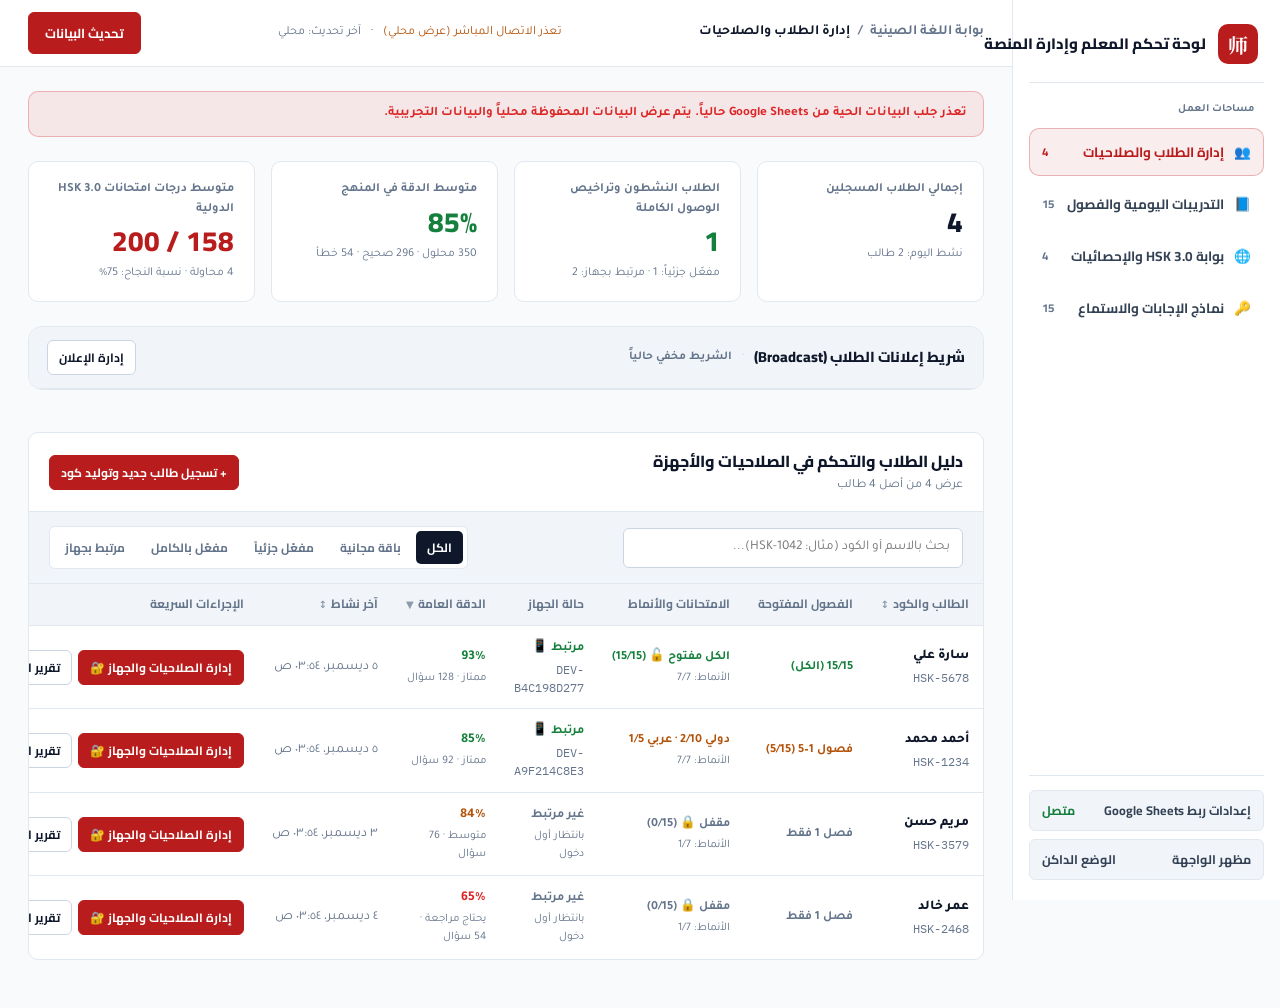
<file: public/teacher-dashboard.html>
<!doctype html>
<html lang="ar" dir="rtl">
  <head>
    <meta charset="UTF-8" />
    <meta name="viewport" content="width=device-width, initial-scale=1.0" />
    <title>لوحة تحكم المعلم وإدارة المنصة — بوابة اللغة الصينية HSK 3.0</title>
    <link rel="preconnect" href="https://fonts.googleapis.com" />
    <link rel="preconnect" href="https://fonts.gstatic.com" crossorigin />
    <link
      href="https://fonts.googleapis.com/css2?family=Cairo:wght@500;600;700;800&family=IBM+Plex+Mono:wght@500;600&family=Noto+Serif+SC:wght@600;700&family=Tajawal:wght@400;500;700&display=swap"
      rel="stylesheet"
    />
    <style>
      :root {
        --canvas: #F8FAFC;
        --surface: #FFFFFF;
        --surface-subtle: #F1F5F9;
        --surface-hover: #F8FAFC;
        --ink: #0F172A;
        --ink-secondary: #334155;
        --ink-muted: #64748B;
        --border: #E2E8F0;
        --border-strong: #CBD5E1;
        --accent: #B91C1C;
        --accent-hover: #991B1B;
        --accent-soft: rgba(185, 28, 28, 0.08);
        --accent-border: rgba(185, 28, 28, 0.28);
        --jade: #15803D;
        --jade-soft: rgba(21, 128, 61, 0.09);
        --jade-border: rgba(21, 128, 61, 0.3);
        --amber: #B45309;
        --amber-soft: rgba(180, 83, 9, 0.1);
        --amber-border: rgba(180, 83, 9, 0.3);
        --crimson: #DC2626;
        --crimson-soft: rgba(220, 38, 38, 0.09);
        --crimson-border: rgba(220, 38, 38, 0.28);
        --backdrop: rgba(15, 23, 42, 0.58);
        --sidebar-w: 268px;
        --radius-sm: 6px;
        --radius-md: 10px;
        --radius-lg: 14px;
      }

      .dark {
        --canvas: #0B1120;
        --surface: #111827;
        --surface-subtle: #1E293B;
        --surface-hover: #172033;
        --ink: #F8FAFC;
        --ink-secondary: #CBD5E1;
        --ink-muted: #94A3B8;
        --border: #1E293B;
        --border-strong: #334155;
        --accent: #EF4444;
        --accent-hover: #DC2626;
        --accent-soft: rgba(239, 68, 68, 0.14);
        --accent-border: rgba(239, 68, 68, 0.35);
        --jade: #22C55E;
        --jade-soft: rgba(34, 197, 94, 0.13);
        --jade-border: rgba(34, 197, 94, 0.34);
        --amber: #F59E0B;
        --amber-soft: rgba(245, 158, 11, 0.14);
        --amber-border: rgba(245, 158, 11, 0.35);
        --crimson: #F87171;
        --crimson-soft: rgba(248, 113, 113, 0.14);
        --crimson-border: rgba(248, 113, 113, 0.34);
        --backdrop: rgba(2, 6, 23, 0.78);
      }

      *,
      *::before,
      *::after {
        box-sizing: border-box;
      }

      html,
      body {
        margin: 0;
        padding: 0;
        min-height: 100vh;
      }

      body {
        font-family: 'Tajawal', 'Cairo', system-ui, sans-serif;
        background-color: var(--canvas);
        color: var(--ink);
        font-size: 14px;
        line-height: 1.55;
        -webkit-font-smoothing: antialiased;
        transition: background-color 160ms ease, color 160ms ease;
      }

      .dark body {
        letter-spacing: 0.01em;
      }

      body.modal-open {
        overflow: hidden;
      }

      h1, h2, h3, h4, button, th {
        font-family: 'Cairo', 'Tajawal', system-ui, sans-serif;
      }

      .font-hanzi {
        font-family: 'Noto Serif SC', 'KaiTi', 'STKaiti', serif;
      }

      .font-mono,
      .tabular-nums {
        font-variant-numeric: tabular-nums;
      }

      .font-mono {
        font-family: 'IBM Plex Mono', ui-monospace, SFMono-Regular, monospace;
      }

      button:focus-visible,
      input:focus-visible,
      select:focus-visible,
      [tabindex]:focus-visible {
        outline: 2px solid var(--accent);
        outline-offset: 2px;
      }

      /* ===================== هيكل التطبيق التنفيذي ===================== */
      .app-shell {
        display: grid;
        grid-template-columns: var(--sidebar-w) minmax(0, 1fr);
        min-height: 100vh;
      }

      /* القائمة الجانبية */
      .sidebar {
        position: sticky;
        top: 0;
        height: 100vh;
        display: flex;
        flex-direction: column;
        justify-content: space-between;
        background-color: var(--surface);
        border-left: 1px solid var(--border);
        padding: 20px 16px;
        z-index: 25;
      }

      .brand-lockup {
        display: flex;
        align-items: center;
        gap: 12px;
        padding: 4px 6px 18px;
        border-bottom: 1px solid var(--border);
      }

      .brand-seal {
        width: 40px;
        height: 40px;
        border-radius: var(--radius-md);
        background-color: var(--accent);
        color: #FFFFFF;
        display: inline-flex;
        align-items: center;
        justify-content: center;
        font-size: 20px;
        font-weight: 700;
        flex-shrink: 0;
      }

      .brand-name {
        font-family: 'Cairo', sans-serif;
        font-size: 15px;
        font-weight: 800;
        color: var(--ink);
        line-height: 1.3;
        white-space: nowrap;
      }

      .sidebar-nav {
        display: flex;
        flex-direction: column;
        gap: 4px;
        margin-top: 18px;
        flex: 1;
      }

      .nav-section-label {
        font-size: 11px;
        font-weight: 700;
        color: var(--ink-muted);
        padding: 0 10px 6px;
      }

      .nav-item {
        width: 100%;
        min-height: 44px;
        display: flex;
        align-items: center;
        justify-content: space-between;
        gap: 10px;
        padding: 10px 12px;
        border: 1px solid transparent;
        border-radius: var(--radius-md);
        background: transparent;
        color: var(--ink-secondary);
        font-size: 13.5px;
        font-weight: 700;
        text-align: right;
        cursor: pointer;
        white-space: nowrap;
        transition: background-color 140ms ease, color 140ms ease, border-color 140ms ease;
      }

      .nav-item:hover {
        background-color: var(--surface-subtle);
        color: var(--ink);
      }

      .nav-item.active {
        background-color: var(--accent-soft);
        border-color: var(--accent-border);
        color: var(--accent);
      }

      .nav-item-main {
        display: inline-flex;
        align-items: center;
        gap: 10px;
        min-width: 0;
      }

      .nav-item-text {
        overflow: hidden;
        text-overflow: ellipsis;
        white-space: nowrap;
      }

      .nav-count {
        font-size: 11.5px;
        font-weight: 700;
        color: var(--ink-muted);
      }

      .nav-item.active .nav-count {
        color: var(--accent);
      }

      .sidebar-footer {
        display: flex;
        flex-direction: column;
        gap: 8px;
        padding-top: 14px;
        border-top: 1px solid var(--border);
      }

      .sidebar-util-btn {
        width: 100%;
        min-height: 40px;
        display: inline-flex;
        align-items: center;
        justify-content: space-between;
        gap: 8px;
        padding: 8px 12px;
        border-radius: var(--radius-sm);
        border: 1px solid var(--border);
        background-color: var(--surface-subtle);
        color: var(--ink-secondary);
        font-size: 12.5px;
        font-weight: 700;
        cursor: pointer;
        white-space: nowrap;
        transition: border-color 140ms ease, color 140ms ease, background-color 140ms ease;
      }

      .sidebar-util-btn:hover {
        border-color: var(--border-strong);
        color: var(--ink);
      }

      /* المحتوى الرئيسي */
      .main-column {
        display: flex;
        flex-direction: column;
        min-width: 0;
      }

      /* الشريط العلوي الملتزم بـ 3 مناطق نظيفة */
      .topbar {
        position: sticky;
        top: 0;
        z-index: 20;
        min-height: 64px;
        display: flex;
        align-items: center;
        justify-content: space-between;
        gap: 24px;
        padding: 12px 28px;
        background-color: var(--surface);
        border-bottom: 1px solid var(--border);
      }

      .topbar-breadcrumb {
        display: flex;
        align-items: center;
        gap: 8px;
        font-size: 14px;
        font-weight: 700;
        color: var(--ink-muted);
        white-space: nowrap;
        overflow: hidden;
      }

      .topbar-breadcrumb strong {
        color: var(--ink);
        overflow: hidden;
        text-overflow: ellipsis;
      }

      .topbar-meta {
        display: flex;
        align-items: center;
        gap: 10px;
        font-size: 12.5px;
        color: var(--ink-muted);
        white-space: nowrap;
      }

      .topbar-actions {
        display: flex;
        align-items: center;
        gap: 10px;
        flex-shrink: 0;
      }

      /* الأزرار القياسية */
      .btn {
        display: inline-flex;
        align-items: center;
        justify-content: center;
        gap: 7px;
        min-height: 40px;
        padding: 8px 16px;
        border-radius: var(--radius-sm);
        border: 1px solid var(--border-strong);
        background-color: var(--surface);
        color: var(--ink);
        font-size: 13px;
        font-weight: 700;
        cursor: pointer;
        white-space: nowrap;
        flex-shrink: 0;
        transition: background-color 140ms ease, border-color 140ms ease, color 140ms ease, transform 140ms ease;
      }

      .btn:hover:not(:disabled) {
        background-color: var(--surface-subtle);
      }

      .btn:disabled {
        opacity: 0.52;
        cursor: not-allowed;
      }

      .btn-primary {
        background-color: var(--accent);
        border-color: var(--accent);
        color: #FFFFFF;
      }

      .btn-primary:hover:not(:disabled) {
        background-color: var(--accent-hover);
        border-color: var(--accent-hover);
      }

      .btn-jade {
        background-color: var(--jade);
        border-color: var(--jade);
        color: #FFFFFF;
      }

      .btn-jade:hover:not(:disabled) {
        opacity: 0.92;
      }

      .btn-danger-outline {
        background-color: var(--crimson-soft);
        border-color: var(--crimson-border);
        color: var(--crimson);
      }

      .btn-danger-outline:hover:not(:disabled) {
        background-color: var(--crimson);
        border-color: var(--crimson);
        color: #FFFFFF;
      }

      .btn-sm {
        min-height: 34px;
        padding: 5px 11px;
        font-size: 12px;
      }

      .workspace-body {
        width: 100%;
        max-width: 1320px;
        margin: 0 auto;
        padding: 24px 28px 48px;
        display: flex;
        flex-direction: column;
        gap: 24px;
      }

      /* شريط تنبيه الأخطاء */
      .error-banner {
        display: none;
        padding: 12px 16px;
        border-radius: var(--radius-md);
        border: 1px solid var(--crimson-border);
        background-color: var(--crimson-soft);
        color: var(--crimson);
        font-size: 13px;
        font-weight: 700;
      }

      .error-banner.visible {
        display: block;
      }

      /* ===================== شريط مؤشرات الأداء الأربعة (Top KPI Strip) ===================== */
      .kpi-grid {
        display: grid;
        grid-template-columns: repeat(4, minmax(0, 1fr));
        gap: 16px;
      }

      .kpi-card {
        background-color: var(--surface);
        border: 1px solid var(--border);
        border-radius: var(--radius-md);
        padding: 18px 20px;
        display: flex;
        flex-direction: column;
        gap: 6px;
      }

      .kpi-label {
        font-size: 12.5px;
        font-weight: 700;
        color: var(--ink-muted);
      }

      .kpi-value {
        font-family: 'Cairo', sans-serif;
        font-size: 28px;
        font-weight: 800;
        line-height: 1.2;
        color: var(--ink);
      }

      .kpi-sub {
        font-size: 12px;
        color: var(--ink-muted);
      }

      .tone-jade { color: var(--jade) !important; }
      .tone-amber { color: var(--amber) !important; }
      .tone-crimson { color: var(--crimson) !important; }
      .tone-accent { color: var(--accent) !important; }
      .tone-muted { color: var(--ink-muted) !important; }

      /* ===================== ألواح مساحات العمل ===================== */
      .tab-panel {
        display: flex;
        flex-direction: column;
        gap: 20px;
      }

      .tab-panel.hidden {
        display: none;
      }

      .panel-surface {
        background-color: var(--surface);
        border: 1px solid var(--border);
        border-radius: var(--radius-md);
        overflow: hidden;
      }

      .panel-header {
        display: flex;
        flex-wrap: wrap;
        align-items: center;
        justify-content: space-between;
        gap: 14px;
        padding: 16px 20px;
        border-bottom: 1px solid var(--border);
      }

      .panel-title {
        margin: 0;
        font-size: 16px;
        font-weight: 800;
        color: var(--ink);
      }

      .panel-subtitle {
        margin: 2px 0 0;
        font-size: 12.5px;
        color: var(--ink-muted);
      }

      /* شريط البحث والفلاتر */
      .toolbar-row {
        display: flex;
        flex-wrap: wrap;
        align-items: center;
        justify-content: space-between;
        gap: 12px;
        padding: 14px 20px;
        border-bottom: 1px solid var(--border);
        background-color: var(--surface-subtle);
      }

      .input,
      .select {
        min-height: 40px;
        padding: 8px 12px;
        border-radius: var(--radius-sm);
        border: 1px solid var(--border-strong);
        background-color: var(--surface);
        color: var(--ink);
        font-family: inherit;
        font-size: 13.5px;
      }

      .search-input {
        min-width: 240px;
        flex: 1;
        max-width: 340px;
      }

      .segmented-filters {
        display: inline-flex;
        flex-wrap: wrap;
        align-items: center;
        gap: 4px;
        padding: 4px;
        border-radius: var(--radius-sm);
        background-color: var(--surface);
        border: 1px solid var(--border);
      }

      .filter-btn {
        min-height: 32px;
        padding: 5px 11px;
        border: none;
        border-radius: 5px;
        background: transparent;
        color: var(--ink-muted);
        font-size: 12px;
        font-weight: 700;
        cursor: pointer;
        white-space: nowrap;
        transition: background-color 140ms ease, color 140ms ease;
      }

      .filter-btn:hover {
        color: var(--ink);
      }

      .filter-btn.active {
        background-color: var(--ink);
        color: var(--surface);
      }

      /* لوحة تسجيل طالب جديد المدمجة */
      .register-drawer {
        display: none;
        padding: 16px 20px;
        border-bottom: 1px solid var(--border);
        background-color: var(--canvas);
      }

      .register-drawer.open {
        display: block;
      }

      .register-form {
        display: flex;
        flex-wrap: wrap;
        align-items: center;
        gap: 10px;
      }

      .generated-box {
        display: none;
        margin-top: 12px;
        padding: 12px 16px;
        border-radius: var(--radius-sm);
        border: 1px solid var(--jade-border);
        background-color: var(--jade-soft);
        align-items: center;
        justify-content: space-between;
        flex-wrap: wrap;
        gap: 12px;
      }

      .generated-box.visible {
        display: flex;
      }

      /* ===================== بطاقة شريط إعلانات الطلاب (Broadcast) ===================== */
      .broadcast-card {
        background-color: var(--surface);
        border: 1px solid var(--border);
        border-radius: var(--radius-lg);
        margin-bottom: 18px;
        overflow: hidden;
      }

      .broadcast-card-head {
        display: flex;
        flex-wrap: wrap;
        align-items: center;
        justify-content: space-between;
        gap: 10px;
        padding: 13px 18px;
        background-color: var(--surface-subtle);
        border-bottom: 1px solid var(--border);
      }

      .broadcast-head-info {
        display: flex;
        flex-wrap: wrap;
        align-items: center;
        gap: 10px;
      }

      .broadcast-title {
        margin: 0;
        font-size: 14.5px;
        font-weight: 800;
        color: var(--ink);
      }

      .broadcast-status-text {
        font-size: 12px;
        font-weight: 700;
        color: var(--ink-muted);
      }

      .broadcast-status-text.is-live {
        color: var(--jade);
      }

      .broadcast-body {
        padding: 16px 18px;
        display: none;
        flex-direction: column;
        gap: 12px;
      }

      .broadcast-body.open {
        display: flex;
      }

      .broadcast-grid {
        display: grid;
        grid-template-columns: minmax(0, 1fr) 210px;
        gap: 10px;
        align-items: start;
      }

      .broadcast-cta-row {
        display: grid;
        grid-template-columns: minmax(0, 220px) minmax(0, 1fr);
        gap: 10px;
      }

      .broadcast-actions {
        display: flex;
        flex-wrap: wrap;
        align-items: center;
        justify-content: space-between;
        gap: 12px;
        padding-top: 8px;
        border-top: 1px solid var(--border);
      }

      .broadcast-toggle-label {
        display: inline-flex;
        align-items: center;
        gap: 8px;
        font-size: 13px;
        font-weight: 700;
        color: var(--ink);
        cursor: pointer;
        user-select: none;
      }

      .broadcast-toggle-label input[type='checkbox'] {
        width: 17px;
        height: 17px;
        accent-color: var(--jade);
        cursor: pointer;
      }

      .broadcast-preview {
        display: flex;
        align-items: center;
        justify-content: space-between;
        gap: 10px;
        padding: 10px 14px;
        border-radius: var(--radius-sm);
        border: 1px solid var(--border);
        font-size: 12.5px;
        line-height: 1.5;
      }

      .broadcast-preview.style-info {
        background-color: rgba(29, 78, 216, 0.08);
        border-color: rgba(29, 78, 216, 0.28);
        color: #1E3A8A;
      }

      .dark .broadcast-preview.style-info {
        background-color: rgba(59, 130, 246, 0.16);
        border-color: rgba(96, 165, 250, 0.35);
        color: #DBEAFE;
      }

      .broadcast-preview.style-important {
        background-color: var(--amber-soft);
        border-color: var(--amber-border);
        color: #78350F;
      }

      .dark .broadcast-preview.style-important {
        color: #FEF3C7;
      }

      .broadcast-preview.style-promo {
        background-color: var(--jade-soft);
        border-color: var(--jade-border);
        color: #14532D;
      }

      .dark .broadcast-preview.style-promo {
        color: #DCFCE7;
      }

      @media (max-width: 760px) {
        .broadcast-grid,
        .broadcast-cta-row {
          grid-template-columns: 1fr;
        }
      }

      /* ===================== الجداول التنفيذية عالية الكثافة ===================== */
      .table-scroll {
        width: 100%;
        overflow-x: auto;
      }

      table {
        width: 100%;
        border-collapse: collapse;
        text-align: right;
      }

      thead th {
        padding: 11px 14px;
        font-size: 12px;
        font-weight: 700;
        color: var(--ink-muted);
        background-color: var(--surface-subtle);
        border-bottom: 1px solid var(--border);
        white-space: nowrap;
      }

      thead th[data-sort] {
        cursor: pointer;
        user-select: none;
      }

      thead th[data-sort]:hover {
        color: var(--ink);
      }

      .sort-arrow {
        margin-right: 4px;
        font-size: 10px;
        opacity: 0.7;
      }

      tbody td {
        padding: 12px 14px;
        border-bottom: 1px solid var(--border);
        vertical-align: middle;
        font-size: 13.5px;
      }

      tbody tr:last-child td {
        border-bottom: none;
      }

      tbody tr.data-row:hover {
        background-color: var(--surface-hover);
      }

      .student-primary-cell {
        display: flex;
        flex-direction: column;
        gap: 2px;
      }

      .student-name {
        font-weight: 800;
        color: var(--ink);
      }

      .student-code-sub {
        font-size: 12px;
        color: var(--ink-muted);
      }

      .status-line {
        font-size: 12.5px;
        font-weight: 700;
        white-space: nowrap;
      }

      .sub-meta {
        display: block;
        font-size: 11.5px;
        color: var(--ink-muted);
        margin-top: 2px;
      }

      .row-actions {
        display: flex;
        align-items: center;
        gap: 6px;
        flex-wrap: nowrap;
      }

      .empty-row {
        text-align: center;
        padding: 36px 20px !important;
        color: var(--ink-muted);
        font-size: 14px;
      }

      /* شريط التقدم */
      .progress-inline {
        display: flex;
        align-items: center;
        gap: 8px;
        min-width: 120px;
      }

      .progress-track {
        flex: 1;
        height: 7px;
        border-radius: 999px;
        background-color: var(--surface-subtle);
        overflow: hidden;
      }

      .progress-fill {
        height: 100%;
        border-radius: 999px;
        background-color: var(--accent);
      }

      .progress-fill.jade { background-color: var(--jade); }
      .progress-fill.amber { background-color: var(--amber); }
      .progress-fill.crimson { background-color: var(--crimson); }

      /* ===================== تبويب ٢: تحليل الفصول ونقاط الضعف ===================== */
      .weakspots-grid {
        display: grid;
        grid-template-columns: repeat(3, minmax(0, 1fr));
        gap: 14px;
        padding: 16px 20px;
      }

      .weakspot-item {
        padding: 14px 16px;
        border-radius: var(--radius-md);
        border: 1px solid var(--border);
        background-color: var(--canvas);
        display: flex;
        flex-direction: column;
        gap: 6px;
      }

      .weakspot-item.alert {
        border-color: var(--crimson-border);
        background-color: var(--crimson-soft);
      }

      .weakspot-item.watch {
        border-color: var(--amber-border);
        background-color: var(--amber-soft);
      }

      .weakspot-item.strong {
        border-color: var(--jade-border);
        background-color: var(--jade-soft);
      }

      .chapter-tag {
        display: inline-flex;
        align-items: center;
        gap: 8px;
      }

      .chapter-numeral {
        width: 28px;
        height: 28px;
        border-radius: 6px;
        background-color: var(--accent-soft);
        color: var(--accent);
        display: inline-flex;
        align-items: center;
        justify-content: center;
        font-size: 13px;
        font-weight: 700;
        flex-shrink: 0;
      }

      .bank-drills-grid {
        display: grid;
        grid-template-columns: repeat(5, minmax(0, 1fr));
        gap: 12px;
        padding: 16px 20px;
      }

      .bank-drill-item {
        padding: 12px 14px;
        border-radius: var(--radius-sm);
        border: 1px solid var(--border);
        background-color: var(--canvas);
      }

      /* ===================== تبويب ٣: بوابة HSK 3.0 ===================== */
      .hsk-patterns-summary-grid {
        display: grid;
        grid-template-columns: repeat(7, minmax(0, 1fr));
        gap: 10px;
        padding: 16px 20px;
      }

      .hsk-pattern-card {
        padding: 12px;
        border-radius: var(--radius-sm);
        border: 1px solid var(--border);
        background-color: var(--canvas);
        display: flex;
        flex-direction: column;
        gap: 4px;
      }

      .hsk-pattern-row-grid {
        display: grid;
        grid-template-columns: repeat(7, minmax(64px, 1fr));
        gap: 6px;
      }

      .hsk-pattern-cell {
        padding: 5px 6px;
        border-radius: 6px;
        border: 1px solid var(--border);
        background-color: var(--canvas);
        font-size: 11px;
        text-align: center;
      }

      .mock-attempt-row {
        display: flex;
        flex-wrap: wrap;
        align-items: center;
        gap: 8px;
        padding: 5px 0;
        border-bottom: 1px dashed var(--border);
        font-size: 12.5px;
      }

      .mock-attempt-row:last-child {
        border-bottom: none;
      }

      /* ===================== تبويب ٤: نماذج الإجابات ونصوص الاستماع ===================== */
      .viewer-list {
        padding: 18px 20px;
        display: flex;
        flex-direction: column;
        gap: 14px;
      }

      .hsk-q-card {
        border: 1px solid var(--border);
        border-radius: var(--radius-md);
        padding: 16px 18px;
        background-color: var(--canvas);
        display: flex;
        flex-direction: column;
        gap: 12px;
      }

      .hsk-q-head {
        display: flex;
        flex-wrap: wrap;
        align-items: center;
        justify-content: space-between;
        gap: 10px;
        padding-bottom: 10px;
        border-bottom: 1px solid var(--border);
      }

      .hsk-transcript-box {
        padding: 12px 14px;
        border-radius: var(--radius-sm);
        border: 1px solid var(--border);
        background-color: var(--surface);
        display: flex;
        flex-direction: column;
        gap: 6px;
      }

      .hsk-options-grid {
        display: grid;
        grid-template-columns: repeat(auto-fit, minmax(190px, 1fr));
        gap: 8px;
      }

      .hsk-opt-item {
        padding: 10px 12px;
        border-radius: var(--radius-sm);
        border: 1px solid var(--border);
        background-color: var(--surface);
        display: flex;
        flex-direction: column;
        gap: 3px;
        font-size: 12.5px;
      }

      .hsk-opt-item.correct {
        border-color: var(--jade-border);
        background-color: var(--jade-soft);
      }

      /* ===================== النوافذ المنبثقة (Modals) ===================== */
      .modal-backdrop {
        position: fixed;
        inset: 0;
        z-index: 60;
        display: none;
        align-items: center;
        justify-content: center;
        padding: 20px;
        background-color: var(--backdrop);
        backdrop-filter: blur(2px);
      }

      .modal-backdrop.open {
        display: flex;
      }

      .modal-dialog {
        width: 100%;
        max-width: 780px;
        max-height: 90vh;
        display: flex;
        flex-direction: column;
        background-color: var(--surface);
        border: 1px solid var(--border-strong);
        border-radius: var(--radius-lg);
        overflow: hidden;
      }

      .modal-dialog.wide {
        max-width: 960px;
      }

      .modal-header {
        display: flex;
        align-items: flex-start;
        justify-content: space-between;
        gap: 16px;
        padding: 18px 22px;
        border-bottom: 1px solid var(--border);
        background-color: var(--surface-subtle);
      }

      .modal-title {
        margin: 0;
        font-size: 18px;
        font-weight: 800;
        color: var(--ink);
      }

      .modal-meta {
        margin-top: 4px;
        display: flex;
        flex-wrap: wrap;
        align-items: center;
        gap: 8px;
        font-size: 12.5px;
        color: var(--ink-muted);
      }

      .modal-body {
        padding: 20px 22px;
        overflow-y: auto;
        display: flex;
        flex-direction: column;
        gap: 20px;
      }

      .modal-footer {
        display: flex;
        flex-wrap: wrap;
        align-items: center;
        justify-content: space-between;
        gap: 12px;
        padding: 14px 22px;
        border-top: 1px solid var(--border);
        background-color: var(--surface-subtle);
      }

      /* ===================== نافذة التحكم في الصلاحيات والجهاز ===================== */
      .access-group-card {
        padding: 14px 16px;
        border-radius: var(--radius-md);
        border: 1px solid var(--border);
        background-color: var(--canvas);
      }

      .access-section-title {
        margin: 0 0 10px;
        font-size: 13.5px;
        font-weight: 800;
        color: var(--ink);
        display: flex;
        flex-wrap: wrap;
        align-items: center;
        justify-content: space-between;
        gap: 8px;
      }

      .access-section-controls {
        display: flex;
        align-items: center;
        gap: 6px;
        flex-wrap: wrap;
      }

      .access-counter-pill {
        font-size: 12px;
        font-weight: 800;
        padding: 2px 8px;
        border-radius: 5px;
        background-color: var(--surface);
        border: 1px solid var(--border);
      }

      .mini-bulk-btn {
        height: 27px;
        padding: 0 10px;
        border-radius: 5px;
        border: 1px solid var(--border-strong);
        background-color: var(--surface);
        color: var(--ink-secondary);
        font-size: 11.5px;
        font-weight: 700;
        cursor: pointer;
        transition: border-color 120ms ease, background-color 120ms ease, color 120ms ease;
      }

      .mini-bulk-btn:hover {
        border-color: var(--accent);
        color: var(--accent);
        background-color: var(--accent-soft);
      }

      .mini-bulk-btn.unlock:hover {
        border-color: var(--jade);
        color: var(--jade);
        background-color: var(--jade-soft);
      }

      .mini-bulk-btn.lock:hover {
        border-color: var(--crimson);
        color: var(--crimson);
        background-color: var(--crimson-soft);
      }

      .presets-grid {
        display: grid;
        grid-template-columns: repeat(3, minmax(0, 1fr));
        gap: 10px;
      }

      .preset-btn {
        min-height: 54px;
        padding: 10px 12px;
        border-radius: var(--radius-md);
        border: 1px solid var(--border-strong);
        background-color: var(--canvas);
        color: var(--ink);
        text-align: right;
        cursor: pointer;
        display: flex;
        flex-direction: column;
        justify-content: center;
        gap: 2px;
        transition: border-color 140ms ease, background-color 140ms ease, transform 140ms ease;
      }

      .preset-btn:hover {
        border-color: var(--accent);
        background-color: var(--accent-soft);
      }

      .preset-btn.vip {
        border-color: var(--jade-border);
        background-color: var(--jade-soft);
      }

      .preset-btn.vip:hover {
        border-color: var(--jade);
      }

      .preset-btn-title {
        font-size: 12.5px;
        font-weight: 800;
        color: var(--ink);
      }

      .preset-btn-sub {
        font-size: 11px;
        color: var(--ink-muted);
      }

      /* شبكة الأزرار الـ 15 للفصول + شبكات الامتحانات والأنماط */
      .chapters-toggle-grid {
        display: grid;
        grid-template-columns: repeat(5, minmax(0, 1fr));
        gap: 8px;
      }

      .mocks-toggle-grid {
        display: grid;
        grid-template-columns: repeat(5, minmax(0, 1fr));
        gap: 8px;
      }

      .patterns-toggle-grid {
        display: grid;
        grid-template-columns: repeat(4, minmax(0, 1fr));
        gap: 8px;
      }

      .ch-tile {
        min-height: 60px;
        padding: 8px 10px;
        border-radius: var(--radius-sm);
        border: 1px solid var(--border-strong);
        background-color: var(--surface);
        color: var(--ink-muted);
        cursor: pointer;
        display: flex;
        flex-direction: column;
        align-items: flex-start;
        justify-content: space-between;
        gap: 4px;
        text-align: right;
        transition: background-color 130ms ease, border-color 130ms ease, color 130ms ease;
      }

      .ch-tile.compact {
        min-height: 54px;
        padding: 7px 10px;
      }

      .ch-tile:hover {
        border-color: var(--ink-muted);
      }

      .ch-tile.unlocked {
        background-color: var(--jade-soft);
        border-color: var(--jade-border);
        color: var(--jade);
      }

      .ch-tile-top {
        width: 100%;
        display: flex;
        align-items: center;
        justify-content: space-between;
        gap: 4px;
      }

      .ch-tile-zh {
        font-size: 13px;
        font-weight: 800;
      }

      .ch-tile-state {
        font-size: 11px;
        font-weight: 700;
        flex-shrink: 0;
      }

      .ch-tile-ar {
        font-size: 11px;
        font-weight: 700;
        color: var(--ink);
        white-space: nowrap;
        overflow: hidden;
        text-overflow: ellipsis;
        width: 100%;
      }

      .ch-tile:not(.unlocked) .ch-tile-ar {
        color: var(--ink-muted);
      }

      /* صندوق ربط الجهاز */
      .device-control-box {
        display: flex;
        flex-wrap: wrap;
        align-items: center;
        justify-content: space-between;
        gap: 14px;
        padding: 14px 16px;
        border-radius: var(--radius-md);
        border: 1px solid var(--border);
        background-color: var(--canvas);
      }

      .device-id-readout {
        display: inline-block;
        margin-top: 6px;
        padding: 3px 9px;
        border-radius: 5px;
        border: 1px dashed var(--border-strong);
        background-color: var(--surface);
        font-size: 12px;
        font-weight: 600;
        color: var(--ink-secondary);
      }

      /* إشعارات التوست (Toast) */
      .toast-stack {
        position: fixed;
        bottom: 22px;
        left: 22px;
        z-index: 90;
        display: flex;
        flex-direction: column;
        gap: 8px;
        pointer-events: none;
      }

      .toast {
        pointer-events: auto;
        min-width: 260px;
        max-width: 420px;
        padding: 12px 16px;
        border-radius: var(--radius-md);
        border: 1px solid var(--border-strong);
        background-color: var(--ink);
        color: var(--surface);
        font-size: 13px;
        font-weight: 700;
        box-shadow: 0 10px 26px rgba(15, 23, 42, 0.22);
        opacity: 0;
        transform: translateY(10px);
        transition: opacity 160ms ease, transform 160ms cubic-bezier(0.16, 1, 0.3, 1);
      }

      .toast.show {
        opacity: 1;
        transform: translateY(0);
      }

      .toast.ok {
        background-color: var(--jade);
        border-color: var(--jade);
        color: #FFFFFF;
      }

      .toast.warn {
        background-color: var(--amber);
        border-color: var(--amber);
        color: #FFFFFF;
      }

      /* ===================== الاستجابة للشاشات المتوسطة والصغيرة ===================== */
      @media (max-width: 1120px) {
        .kpi-grid {
          grid-template-columns: repeat(2, minmax(0, 1fr));
        }
        .hsk-patterns-summary-grid {
          grid-template-columns: repeat(4, minmax(0, 1fr));
        }
        .bank-drills-grid {
          grid-template-columns: repeat(2, minmax(0, 1fr));
        }
        .weakspots-grid {
          grid-template-columns: 1fr;
        }
      }

      @media (max-width: 900px) {
        .app-shell {
          grid-template-columns: 1fr;
        }
        .sidebar {
          position: static;
          height: auto;
          border-left: none;
          border-bottom: 1px solid var(--border);
          padding: 14px 16px;
        }
        .sidebar-nav {
          flex-direction: row;
          overflow-x: auto;
          margin-top: 12px;
          padding-bottom: 4px;
        }
        .nav-section-label {
          display: none;
        }
        .nav-item {
          width: auto;
          flex-shrink: 0;
        }
        .sidebar-footer {
          flex-direction: row;
          margin-top: 10px;
          padding-top: 10px;
        }
        .topbar {
          padding: 10px 16px;
          gap: 12px;
        }
        .topbar-meta {
          display: none;
        }
        .workspace-body {
          padding: 16px 16px 36px;
        }
        .presets-grid {
          grid-template-columns: 1fr;
        }
        .chapters-toggle-grid,
        .mocks-toggle-grid {
          grid-template-columns: repeat(3, minmax(0, 1fr));
        }
        .patterns-toggle-grid {
          grid-template-columns: repeat(2, minmax(0, 1fr));
        }
      }

      @media (max-width: 560px) {
        .kpi-grid {
          grid-template-columns: 1fr;
        }
        .chapters-toggle-grid,
        .mocks-toggle-grid {
          grid-template-columns: repeat(2, minmax(0, 1fr));
        }
        .patterns-toggle-grid {
          grid-template-columns: 1fr;
        }
        .hsk-patterns-summary-grid {
          grid-template-columns: repeat(2, minmax(0, 1fr));
        }
      }

      @media (prefers-reduced-motion: reduce) {
        *,
        *::before,
        *::after {
          transition: none !important;
          animation: none !important;
        }
      }
    </style>
  </head>
  <body>
    <div class="app-shell">
      <!-- ==================== القائمة الجانبية ==================== -->
      <aside class="sidebar" aria-label="التنقل الرئيسي للوحة المعلم">
        <div>
          <div class="brand-lockup">
            <span class="brand-seal font-hanzi" aria-hidden="true">师</span>
            <div class="brand-name">لوحة تحكم المعلم وإدارة المنصة</div>
          </div>

          <nav class="sidebar-nav" role="tablist" aria-label="أقسام مساحة العمل">
            <div class="nav-section-label">مساحات العمل</div>

            <button
              type="button"
              class="nav-item active"
              id="navTabStudents"
              role="tab"
              aria-selected="true"
              aria-controls="panelStudents"
              data-tab="students"
            >
              <span class="nav-item-main">
                <span aria-hidden="true">👥</span>
                <span class="nav-item-text">إدارة الطلاب والصلاحيات</span>
              </span>
              <span id="navCountStudents" class="nav-count tabular-nums">0</span>
            </button>

            <button
              type="button"
              class="nav-item"
              id="navTabChapters"
              role="tab"
              aria-selected="false"
              aria-controls="panelChapters"
              data-tab="chapters"
            >
              <span class="nav-item-main">
                <span aria-hidden="true">📘</span>
                <span class="nav-item-text">التدريبات اليومية والفصول</span>
              </span>
              <span class="nav-count tabular-nums">15</span>
            </button>

            <button
              type="button"
              class="nav-item"
              id="navTabHsk"
              role="tab"
              aria-selected="false"
              aria-controls="panelHsk"
              data-tab="hsk"
            >
              <span class="nav-item-main">
                <span aria-hidden="true">🌐</span>
                <span class="nav-item-text">بوابة HSK 3.0 والإحصائيات</span>
              </span>
              <span id="navCountHsk" class="nav-count tabular-nums">0</span>
            </button>

            <button
              type="button"
              class="nav-item"
              id="navTabAnswerKeys"
              role="tab"
              aria-selected="false"
              aria-controls="panelAnswerKeys"
              data-tab="answer-keys"
            >
              <span class="nav-item-main">
                <span aria-hidden="true">🔑</span>
                <span class="nav-item-text">نماذج الإجابات والاستماع</span>
              </span>
              <span class="nav-count tabular-nums">15</span>
            </button>
          </nav>
        </div>

        <div class="sidebar-footer">
          <button type="button" id="openSheetsSettingsBtn" class="sidebar-util-btn">
            <span>إعدادات ربط Google Sheets</span>
            <span id="sidebarSyncBadge" class="tone-jade">مضبوط</span>
          </button>
          <button type="button" id="themeToggleBtn" class="sidebar-util-btn">
            <span>مظهر الواجهة</span>
            <span id="themeToggleLabel">الوضع الداكن</span>
          </button>
        </div>
      </aside>

      <!-- ==================== العمود الرئيسي ==================== -->
      <div class="main-column">
        <!-- الشريط العلوي (3 مناطق واضحة) -->
        <header class="topbar">
          <div class="topbar-breadcrumb">
            <span>بوابة اللغة الصينية</span>
            <span aria-hidden="true">/</span>
            <strong id="topbarActiveTitle">إدارة الطلاب والصلاحيات</strong>
          </div>

          <div class="topbar-meta tabular-nums">
            <span id="connectionStatusText">جارٍ التحقق من الاتصال...</span>
            <span aria-hidden="true">·</span>
            <span id="lastFetchLabel">آخر تحديث: —</span>
          </div>

          <div class="topbar-actions">
            <button type="button" id="refreshBtn" class="btn btn-primary">
              <span id="refreshBtnLabel">تحديث البيانات</span>
            </button>
          </div>
        </header>

        <main class="workspace-body">
          <div id="errorBanner" class="error-banner" role="alert"></div>

          <!-- ==================== شريط مؤشرات الأداء العلوية (4 KPI Cards) ==================== -->
          <section class="kpi-grid" aria-label="ملخص مؤشرات المنصة">
            <article class="kpi-card">
              <span class="kpi-label">إجمالي الطلاب المسجلين</span>
              <span id="kpiTotalStudents" class="kpi-value tabular-nums">0</span>
              <span id="kpiTotalStudentsSub" class="kpi-sub tabular-nums">نشط اليوم: 0 طالب</span>
            </article>

            <article class="kpi-card">
              <span class="kpi-label">الطلاب النشطون وتراخيص الوصول الكاملة</span>
              <span id="kpiVipStudents" class="kpi-value tabular-nums tone-jade">0</span>
              <span id="kpiVipStudentsSub" class="kpi-sub tabular-nums">مفعّل جزئياً: 0 · مرتبط بجهاز: 0</span>
            </article>

            <article class="kpi-card">
              <span class="kpi-label">متوسط الدقة في المنهج</span>
              <span id="kpiAvgAccuracy" class="kpi-value tabular-nums">0%</span>
              <span id="kpiAvgAccuracySub" class="kpi-sub tabular-nums">0 سؤال محلول · 0 صحيح · 0 خطأ</span>
            </article>

            <article class="kpi-card">
              <span class="kpi-label">متوسط درجات امتحانات HSK 3.0 الدولية</span>
              <span id="kpiHskAvgScore" class="kpi-value tabular-nums tone-accent">—</span>
              <span id="kpiHskAvgScoreSub" class="kpi-sub tabular-nums">0 محاولة · نسبة النجاح: —</span>
            </article>
          </section>

          <!-- ==================== شريط إعلانات الطلاب (Broadcast Control) ==================== -->
          <section class="broadcast-card" aria-label="شريط إعلانات الطلاب">
            <div class="broadcast-card-head">
              <div class="broadcast-head-info">
                <h2 class="broadcast-title">شريط إعلانات الطلاب (Broadcast)</h2>
                <span aria-hidden="true" style="color:var(--border-strong)">·</span>
                <span id="broadcastLiveStatus" class="broadcast-status-text">الشريط مخفي حالياً</span>
              </div>
              <button type="button" id="toggleBroadcastCardBtn" class="btn btn-sm">
                إدارة الإعلان
              </button>
            </div>

            <div id="broadcastCardBody" class="broadcast-body">
              <div class="broadcast-grid">
                <input
                  id="broadcastMessageInput"
                  type="text"
                  class="input"
                  maxlength="240"
                  placeholder="اكتب رسالة الإعلان للطلاب (مثال: حصة المراجعة المباشرة غداً الساعة ٨ مساءً بتوقيت القاهرة)..."
                  aria-label="نص إعلان المعلم"
                />
                <select id="broadcastStyleSelect" class="select" aria-label="نمط الشريط">
                  <option value="info">إعلان عام (أزرق)</option>
                  <option value="important">تنبيه هام (كهرماني)</option>
                  <option value="promo">عرض أو موعد حصة (أخضر)</option>
                </select>
              </div>

              <div class="broadcast-cta-row">
                <input
                  id="broadcastCtaLabelInput"
                  type="text"
                  class="input"
                  maxlength="40"
                  placeholder="نص زر الرابط اختياري (مثال: دخول الحصة)"
                  aria-label="نص زر الرابط الاختياري"
                />
                <input
                  id="broadcastCtaUrlInput"
                  type="url"
                  dir="ltr"
                  class="input"
                  placeholder="رابط اختياري يبدأ بـ https:// (اختياري)"
                  aria-label="رابط الإعلان الاختياري"
                />
              </div>

              <div id="broadcastPreviewBar" class="broadcast-preview style-info">
                <span id="broadcastPreviewText">معاينة الإعلان: اكتب نص الإعلان لمعاينته قبل النشر.</span>
                <span id="broadcastPreviewCta" style="font-weight:800;white-space:nowrap;display:none"></span>
              </div>

              <div class="broadcast-actions">
                <label class="broadcast-toggle-label">
                  <input id="broadcastEnabledCheckbox" type="checkbox" />
                  <span>تفعيل الشريط وإظهاره للطلاب</span>
                </label>

                <div style="display:flex;align-items:center;gap:10px;flex-wrap:wrap">
                  <span id="broadcastSaveMeta" style="font-size:12px;font-weight:700;color:var(--ink-muted)"></span>
                  <button type="button" id="publishBroadcastBtn" class="btn btn-primary btn-sm">
                    نشر الإعلان للطلاب
                  </button>
                </div>
              </div>
            </div>
          </section>

          <!-- ==================== تبويب ١: إدارة الطلاب والصلاحيات ==================== -->
          <section id="panelStudents" class="tab-panel" role="tabpanel" aria-labelledby="navTabStudents">
            <div class="panel-surface">
              <div class="panel-header">
                <div>
                  <h1 class="panel-title">دليل الطلاب والتحكم في الصلاحيات والأجهزة</h1>
                  <p class="panel-subtitle" id="tableCountMeta">عرض 0 من أصل 0 طالب</p>
                </div>
                <button type="button" id="toggleRegisterDrawerBtn" class="btn btn-primary btn-sm">
                  + تسجيل طالب جديد وتوليد كود
                </button>
              </div>

              <!-- لوحة تسجيل طالب جديد المدمجة -->
              <div id="registerDrawer" class="register-drawer">
                <form id="registerStudentForm" class="register-form" novalidate>
                  <input
                    id="newStudentNameInput"
                    type="text"
                    class="input"
                    style="min-width:260px;flex:1;max-width:380px"
                    placeholder="أدخل اسم الطالب الثلاثي (مثال: يوسف محمود علي)"
                    autocomplete="off"
                  />
                  <button type="submit" id="generateStudentBtn" class="btn btn-primary">
                    توليد كود وحفظ في Google Sheets
                  </button>
                  <span id="generatorStatus" style="font-size:12.5px;font-weight:700;color:var(--ink-muted)"></span>
                </form>

                <div id="generatorError" class="error-banner" style="margin-top:10px" role="alert"></div>

                <div id="generatedResultBox" class="generated-box">
                  <div class="tabular-nums" style="font-size:13.5px">
                    <span>تم تسجيل الطالب: <strong id="generatedNameOut">—</strong></span>
                    <span aria-hidden="true"> · </span>
                    <span>كود الدخول: <strong id="generatedCodeOut" class="font-mono tone-accent" dir="ltr">—</strong></span>
                  </div>
                  <button type="button" id="copyCredentialsBtn" class="btn btn-sm">
                    نسخ بيانات الدخول للطالب
                  </button>
                </div>
              </div>

              <!-- شريط البحث والفلاتر -->
              <div class="toolbar-row">
                <input
                  id="searchInput"
                  type="search"
                  class="input search-input"
                  placeholder="بحث بالاسم أو الكود (مثال: HSK-1042)..."
                  aria-label="بحث في دليل الطلاب"
                />

                <div class="segmented-filters" id="studentFilterBar" role="group" aria-label="تصفية الطلاب حسب الباقة">
                  <button type="button" class="filter-btn active" data-filter="all">الكل</button>
                  <button type="button" class="filter-btn" data-filter="free">باقة مجانية</button>
                  <button type="button" class="filter-btn" data-filter="partial">مفعّل جزئياً</button>
                  <button type="button" class="filter-btn" data-filter="vip">مفعّل بالكامل</button>
                  <button type="button" class="filter-btn" data-filter="bound">مرتبط بجهاز</button>
                </div>
              </div>

              <div class="table-scroll">
                <table>
                  <thead>
                    <tr>
                      <th data-sort="studentName">الطالب والكود<span class="sort-arrow"></span></th>
                      <th>الفصول المفتوحة</th>
                      <th>الامتحانات والأنماط</th>
                      <th>حالة الجهاز</th>
                      <th data-sort="accuracyPercent">الدقة العامة<span class="sort-arrow"></span></th>
                      <th data-sort="lastActive">آخر نشاط<span class="sort-arrow"></span></th>
                      <th>الإجراءات السريعة</th>
                    </tr>
                  </thead>
                  <tbody id="studentsTableBody"></tbody>
                </table>
              </div>
            </div>
          </section>

          <!-- ==================== تبويب ٢: التدريبات اليومية وتحليل الفصول ==================== -->
          <section id="panelChapters" class="tab-panel hidden" role="tabpanel" aria-labelledby="navTabChapters">
            <!-- أبرز نقاط الضعف والقوة على مستوى الصف -->
            <div class="panel-surface">
              <div class="panel-header">
                <div>
                  <h2 class="panel-title">أبرز نقاط الضعف ومؤشرات الإتقان على مستوى الصف</h2>
                  <p class="panel-subtitle">تحليل تلقائي للفصول التي تتطلب مراجعة جماعية مقارنة بالفصول المتقنة</p>
                </div>
              </div>
              <div id="classWeakSpotsGrid" class="weakspots-grid"></div>
            </div>

            <!-- جدول إتقان الفصول الـ ١٥ على مستوى الصف -->
            <div class="panel-surface">
              <div class="panel-header">
                <div>
                  <h2 class="panel-title">تحليل الفصول الـ ١٥ على مستوى الصف</h2>
                  <p class="panel-subtitle">ممتاز ٨٥٪+ · متوسط ٧٠٪–٨٤٪ · يحتاج مراجعة أقل من ٧٠٪</p>
                </div>
              </div>
              <div class="table-scroll">
                <table>
                  <thead>
                    <tr>
                      <th>الفصل</th>
                      <th>محتوى المنهج</th>
                      <th>الطلاب النشطون</th>
                      <th>إجمالي المحلول</th>
                      <th>الصحيح / الخطأ</th>
                      <th>متوسط الدقة</th>
                      <th>التقييم العام</th>
                    </tr>
                  </thead>
                  <tbody id="classChaptersTableBody"></tbody>
                </table>
              </div>
            </div>

            <!-- تحليل تفصيلي لفصول طالب محدد -->
            <div class="panel-surface">
              <div class="panel-header">
                <div>
                  <h2 class="panel-title">تحليل الفصول الـ ١٥ حسب الطالب</h2>
                  <p class="panel-subtitle">اختر طالباً لمراجعة أدائه التفصيلي في كل فصل على حدة</p>
                </div>
                <select id="chapterStudentSelect" class="select" aria-label="اختيار الطالب لتحليل فصوله"></select>
              </div>
              <div class="table-scroll">
                <table>
                  <thead>
                    <tr>
                      <th>الفصل</th>
                      <th>المحلول</th>
                      <th>الصحيح</th>
                      <th>الأخطاء</th>
                      <th>نسبة الدقة</th>
                      <th>التقييم</th>
                    </tr>
                  </thead>
                  <tbody id="selectedStudentChaptersBody"></tbody>
                </table>
              </div>
            </div>

            <!-- ملخص أنواع التدريبات العشرة في بنك المنهج -->
            <div class="panel-surface">
              <div class="panel-header">
                <div>
                  <h2 class="panel-title">توزيع الأسئلة على أنواع التدريبات اليومية (١٠ أنواع)</h2>
                  <p class="panel-subtitle" id="bankInventoryMeta">جميع الفصول الـ ١٥ متاحة بالكامل</p>
                </div>
              </div>
              <div id="bankDrillsGrid" class="bank-drills-grid"></div>
            </div>
          </section>

          <!-- ==================== تبويب ٣: بوابة HSK 3.0 الدولية والإحصائيات ==================== -->
          <section id="panelHsk" class="tab-panel hidden" role="tabpanel" aria-labelledby="navTabHsk">
            <div class="kpi-grid">
              <article class="kpi-card">
                <span class="kpi-label">إجمالي الامتحانات الموحدة المنجزة</span>
                <span id="hskKpiTotalExams" class="kpi-value tabular-nums">0</span>
                <span id="hskKpiStudentsAttempted" class="kpi-sub tabular-nums">عبر 0 طالب</span>
              </article>
              <article class="kpi-card">
                <span class="kpi-label">نسبة النجاح (١٢٠ / ٢٠٠ فأكثر)</span>
                <span id="hskKpiPassRate" class="kpi-value tabular-nums tone-jade">0%</span>
                <span id="hskKpiPassCountSub" class="kpi-sub tabular-nums">0 ناجح · 0 لم يجتز</span>
              </article>
              <article class="kpi-card">
                <span class="kpi-label">متوسط درجات الامتحانات الشاملة</span>
                <span id="hskKpiAvgScore" class="kpi-value tabular-nums tone-accent">—</span>
                <span class="kpi-sub">من أصل ٢٠٠ درجة (١٠٠ استماع + ١٠٠ قراءة)</span>
              </article>
              <article class="kpi-card">
                <span class="kpi-label">متوسط دقة الأنماط الدولية الـ ٧</span>
                <span id="hskKpiPatternAvg" class="kpi-value tabular-nums">—</span>
                <span id="hskKpiPatternSub" class="kpi-sub tabular-nums">عبر تدريبات الأنماط المستقلة</span>
              </article>
            </div>

            <!-- ملخص متوسط الصف في الأنماط الـ ٧ -->
            <div class="panel-surface">
              <div class="panel-header">
                <div>
                  <h2 class="panel-title">متوسط أداء الصف في أنماط HSK 3.0 السبعة المستقلة</h2>
                  <p class="panel-subtitle">٤ أنماط استماع (听力) و ٣ أنماط قراءة واستنتاج (阅读)</p>
                </div>
              </div>
              <div id="hskClassPatternsGrid" class="hsk-patterns-summary-grid"></div>
            </div>

            <!-- جدول نتائج الامتحانات الشاملة الـ ١٥ + الأنماط الـ ٧ لكل طالب -->
            <div class="panel-surface">
              <div class="panel-header">
                <div>
                  <h2 class="panel-title">سجل نتائج الامتحانات الموحدة (١٥ نموذجاً) وتدريبات الأنماط</h2>
                  <p class="panel-subtitle">درجات الاستماع /100، القراءة /100، المجموع /200، وحالة الاجتياز</p>
                </div>
              </div>
              <div class="toolbar-row">
                <input
                  id="hskSearchInput"
                  type="search"
                  class="input search-input"
                  placeholder="بحث باسم الطالب أو الكود..."
                  aria-label="بحث في نتائج HSK"
                />
                <select id="hskTrackFilter" class="select" aria-label="تصفية مسار الامتحان">
                  <option value="all">جميع المسارات (دولي + عربي)</option>
                  <option value="international">النماذج الدولية المعتمدة (١٠)</option>
                  <option value="arabic">النماذج التطبيقية العربية (٥)</option>
                </select>
              </div>
              <div class="table-scroll">
                <table>
                  <thead>
                    <tr>
                      <th>الطالب</th>
                      <th>نتائج الامتحانات الشاملة (/200)</th>
                      <th>تفصيل الأنماط الدولية الـ ٧</th>
                      <th>متوسط الأنماط</th>
                    </tr>
                  </thead>
                  <tbody id="hskStudentsTableBody"></tbody>
                </table>
              </div>
            </div>
          </section>

          <!-- ==================== تبويب ٤: نماذج الإجابات ونصوص الاستماع ==================== -->
          <section id="panelAnswerKeys" class="tab-panel hidden" role="tabpanel" aria-labelledby="navTabAnswerKeys">
            <div class="panel-surface">
              <div class="panel-header">
                <div>
                  <h2 class="panel-title">عارض نماذج الإجابات ونصوص الاستماع المخفية (١٥ نموذجاً)</h2>
                  <p class="panel-subtitle">خاص بالمعلم: يعرض النصوص الصوتية المخفية، الخيارات A–F، الإجابات الصحيحة، والشرح العربي</p>
                </div>
                <span id="viewerCountMeta" class="tabular-nums" style="font-size:12.5px;font-weight:700;color:var(--ink-muted)">—</span>
              </div>

              <div class="toolbar-row">
                <div style="display:flex;flex-wrap:wrap;gap:10px;align-items:center;flex:1">
                  <select id="hskViewerTrackSelect" class="select" aria-label="المسار">
                    <option value="international">النماذج الدولية المعتمدة (١٠ نماذج)</option>
                    <option value="arabic">النماذج التطبيقية العربية (٥ نماذج)</option>
                  </select>

                  <select id="hskViewerModelSelect" class="select" style="min-width:240px" aria-label="النموذج"></select>

                  <select id="hskViewerSectionSelect" class="select" aria-label="القسم">
                    <option value="all">جميع الأسئلة (١–٤٠)</option>
                    <option value="listening">قسم الاستماع (听力 · ١–٢٠)</option>
                    <option value="reading">قسم القراءة (阅读 · ٢١–٤٠)</option>
                  </select>

                  <input
                    id="hskViewerSearchInput"
                    type="search"
                    class="input"
                    style="min-width:200px;flex:1;max-width:280px"
                    placeholder="بحث في نص السؤال أو الترجمة..."
                    aria-label="بحث في أسئلة النموذج"
                  />
                </div>
              </div>

              <div id="hskViewerContainer" class="viewer-list"></div>
            </div>
          </section>
        </main>
      </div>
    </div>

    <!-- ==================== نافذة التحكم في الصلاحيات والجهاز ==================== -->
    <div
      id="accessModalBackdrop"
      class="modal-backdrop"
      role="dialog"
      aria-modal="true"
      aria-labelledby="accessModalTitle"
    >
      <div class="modal-dialog wide">
        <div class="modal-header">
          <div>
            <h2 id="accessModalTitle" class="modal-title">التحكم الفردي في الصلاحيات والجهاز</h2>
            <div class="modal-meta tabular-nums">
              <span>الطالب: <strong id="accessStudentName" style="color:var(--ink)">—</strong></span>
              <span aria-hidden="true">·</span>
              <span>الكود: <strong id="accessStudentCode" class="font-mono" dir="ltr" style="color:var(--accent)">—</strong></span>
              <span aria-hidden="true">·</span>
              <span id="accessHeaderDeviceSummary">الجهاز: غير مرتبط</span>
            </div>
          </div>
          <button type="button" id="closeAccessModalBtn" class="btn btn-sm">إغلاق</button>
        </div>

        <div class="modal-body">
          <!-- ١. أزرار الباقات الجاهزة (Quick Presets) -->
          <div>
            <h3 class="access-section-title">
              <span>١. الباقات الجاهزة (تطبيق سريع)</span>
            </h3>
            <div class="presets-grid">
              <button type="button" id="presetFreeTrialBtn" class="preset-btn">
                <span class="preset-btn-title">باقة التجربة المجانية</span>
                <span class="preset-btn-sub">فصل ١ فقط · نمط ١ فقط · بدون امتحانات</span>
              </button>
              <button type="button" id="presetAvailable15Btn" class="preset-btn">
                <span class="preset-btn-title">الفصول المتاحة (1–5) + الأنماط</span>
                <span class="preset-btn-sub">فصول ١–٥ · الأنماط ٧/٧ · نموذج ١ دولي وعربي</span>
              </button>
              <button type="button" id="presetVipFullBtn" class="preset-btn vip">
                <span class="preset-btn-title tone-jade">الباقة الكاملة VIP</span>
                <span class="preset-btn-sub">15 فصل + 10 دولي + 5 عربي + 7 أنماط</span>
              </button>
            </div>
          </div>

          <!-- ٢. شبكة الدروس الـ 15 -->
          <div class="access-group-card">
            <div class="access-section-title">
              <span>٢. الدروس الـ 15 (第1课 – 第15课)</span>
              <div class="access-section-controls">
                <span id="accessChaptersCounter" class="access-counter-pill tabular-nums tone-muted">1 / 15 مفتوح</span>
                <button type="button" id="chaptersSelectAllBtn" class="mini-bulk-btn unlock">تحديد الكل</button>
                <button type="button" id="chaptersClearAllBtn" class="mini-bulk-btn lock">إلغاء الكل</button>
              </div>
            </div>
            <div id="accessChaptersGrid" class="chapters-toggle-grid"></div>
          </div>

          <!-- ٣. شبكة امتحانات HSK 3.0 الدولية المعتمدة (10 نماذج) -->
          <div class="access-group-card">
            <div class="access-section-title">
              <span>٣. امتحانات HSK 3.0 الدولية المعتمدة (10 نماذج)</span>
              <div class="access-section-controls">
                <span id="accessIntlCounter" class="access-counter-pill tabular-nums tone-muted">0 / 10 مفتوح</span>
                <button type="button" id="intlOpenAllBtn" class="mini-bulk-btn unlock">فتح الكل</button>
                <button type="button" id="intlLockAllBtn" class="mini-bulk-btn lock">قفل الكل</button>
              </div>
            </div>
            <div id="accessIntlMocksGrid" class="mocks-toggle-grid"></div>
          </div>

          <!-- ٤. شبكة الامتحانات التطبيقية بالعربية (5 نماذج) -->
          <div class="access-group-card">
            <div class="access-section-title">
              <span>٤. الامتحانات التطبيقية بالعربية (5 نماذج)</span>
              <div class="access-section-controls">
                <span id="accessArabicCounter" class="access-counter-pill tabular-nums tone-muted">0 / 5 مفتوح</span>
                <button type="button" id="arabicOpenAllBtn" class="mini-bulk-btn unlock">فتح الكل</button>
                <button type="button" id="arabicLockAllBtn" class="mini-bulk-btn lock">قفل الكل</button>
              </div>
            </div>
            <div id="accessArabicMocksGrid" class="mocks-toggle-grid"></div>
          </div>

          <!-- ٥. شبكة تدريبات الأنماط الدولية (7 أنماط) -->
          <div class="access-group-card">
            <div class="access-section-title">
              <span>٥. تدريبات الأنماط الدولية (7 أنماط)</span>
              <div class="access-section-controls">
                <span id="accessPatternsCounter" class="access-counter-pill tabular-nums tone-muted">1 / 7 مفتوح</span>
                <button type="button" id="patternsOpenAllBtn" class="mini-bulk-btn unlock">فتح الكل</button>
                <button type="button" id="patternsLockAllBtn" class="mini-bulk-btn lock">قفل الكل</button>
              </div>
            </div>
            <div id="accessPatternsGrid" class="patterns-toggle-grid"></div>
          </div>

          <!-- ٦. التحكم في ربط الجهاز الواحد -->
          <div>
            <h3 class="access-section-title">
              <span>٦. حماية ربط الجهاز الواحد (Single-Device Lock)</span>
            </h3>
            <div class="device-control-box">
              <div style="flex:1;min-width:220px">
                <div style="font-size:13.5px;font-weight:800">
                  الحالة الحالية:
                  <span id="accessDeviceStatusText" class="tone-muted">غير مرتبط</span>
                </div>
                <div style="font-size:12px;color:var(--ink-muted);margin-top:2px">
                  يُربط الكود بأول جهاز يسجل الدخول منه. عند تغيير الطالب لهاتفه أو حاسوبه اضغط فك الارتباط.
                </div>
                <span id="accessDeviceIdCode" class="device-id-readout font-mono" dir="ltr" style="display:none"></span>
              </div>
              <button type="button" id="resetDeviceBtn" class="btn btn-danger-outline" disabled>
                فك ارتباط الجهاز (Reset Device)
              </button>
            </div>
          </div>
        </div>

        <div class="modal-footer">
          <span id="accessSyncHint" style="font-size:12px;color:var(--ink-muted)">
            تُحفظ الصلاحيات الفردية فوراً بصيغة JSON في العمود ١٤ بـ Google Sheets
          </span>
          <div style="display:flex;align-items:center;gap:10px">
            <button type="button" id="cancelAccessModalBtn" class="btn">إلغاء</button>
            <button type="button" id="saveAccessBtn" class="btn btn-primary">
              حفظ وتطبيق الصلاحيات
            </button>
          </div>
        </div>
      </div>
    </div>

    <!-- ==================== نافذة تقرير الطالب الشامل ==================== -->
    <div
      id="reportModalBackdrop"
      class="modal-backdrop"
      role="dialog"
      aria-modal="true"
      aria-labelledby="reportModalTitle"
    >
      <div class="modal-dialog wide">
        <div class="modal-header">
          <div>
            <h2 id="reportModalTitle" class="modal-title">—</h2>
            <div class="modal-meta tabular-nums">
              <span id="reportStudentCode" class="font-mono" dir="ltr">—</span>
              <span aria-hidden="true">·</span>
              <span id="reportLastActive">آخر نشاط: —</span>
              <span aria-hidden="true">·</span>
              <span id="reportAccessLine">—</span>
            </div>
          </div>
          <div style="display:flex;align-items:center;gap:8px;flex-wrap:wrap">
            <button type="button" id="reportOpenAccessBtn" class="btn btn-primary btn-sm">
              إدارة الصلاحيات والجهاز 🔐
            </button>
            <button type="button" id="closeReportModalBtn" class="btn btn-sm">إغلاق</button>
          </div>
        </div>

        <div class="modal-body">
          <div class="kpi-grid" style="grid-template-columns:repeat(4,minmax(0,1fr))">
            <div class="kpi-card" style="padding:12px 14px">
              <span class="kpi-label">التقدير العام</span>
              <span id="reportGrade" class="kpi-value" style="font-size:20px">—</span>
            </div>
            <div class="kpi-card" style="padding:12px 14px">
              <span class="kpi-label">الدقة العامة</span>
              <span id="reportAccuracy" class="kpi-value tabular-nums" style="font-size:20px">0%</span>
            </div>
            <div class="kpi-card" style="padding:12px 14px">
              <span class="kpi-label">المحلول والأخطاء</span>
              <span id="reportSolved" class="kpi-value tabular-nums" style="font-size:20px">0 / 0</span>
            </div>
            <div class="kpi-card" style="padding:12px 14px">
              <span class="kpi-label">ساعات الدراسة</span>
              <span id="reportHours" class="kpi-value tabular-nums" style="font-size:20px">0.0 س</span>
            </div>
          </div>

          <div class="panel-surface">
            <div class="panel-header" style="padding:12px 16px">
              <h3 class="panel-title" style="font-size:14.5px">تحليل الفصول الـ ١٥</h3>
              <span style="font-size:11.5px;color:var(--ink-muted)">ممتاز ٨٥٪+ · متوسط ٧٠–٨٤٪ · مراجعة &lt;٧٠٪</span>
            </div>
            <div class="table-scroll">
              <table>
                <thead>
                  <tr>
                    <th>الفصل</th>
                    <th>المحلول</th>
                    <th>الصحيح</th>
                    <th>الأخطاء</th>
                    <th>نسبة الدقة</th>
                    <th>التقييم</th>
                  </tr>
                </thead>
                <tbody id="reportChaptersBody"></tbody>
              </table>
            </div>
          </div>

          <div class="panel-surface">
            <div class="panel-header" style="padding:12px 16px">
              <h3 class="panel-title" style="font-size:14.5px">تحليل أنماط HSK 3.0 الدولية (٧ أنماط)</h3>
              <span id="reportHskPatternsSummary" class="tabular-nums" style="font-size:12px;color:var(--ink-muted)">—</span>
            </div>
            <div class="table-scroll">
              <table>
                <thead>
                  <tr>
                    <th>النمط الدولي</th>
                    <th>المحلول</th>
                    <th>الصحيح</th>
                    <th>الأخطاء</th>
                    <th>الدقة</th>
                    <th>التقييم</th>
                  </tr>
                </thead>
                <tbody id="reportHskPatternsBody"></tbody>
              </table>
            </div>
          </div>
        </div>
      </div>
    </div>

    <!-- ==================== نافذة إعدادات رابط Google Sheets ==================== -->
    <div
      id="settingsModalBackdrop"
      class="modal-backdrop"
      role="dialog"
      aria-modal="true"
      aria-labelledby="settingsModalTitle"
    >
      <div class="modal-dialog" style="max-width:600px">
        <div class="modal-header">
          <div>
            <h2 id="settingsModalTitle" class="modal-title">إعدادات الربط بـ Google Sheets</h2>
            <div class="modal-meta">رابط Google Apps Script Web App المتصل بالمنصة</div>
          </div>
          <button type="button" id="closeSettingsModalBtn" class="btn btn-sm">إغلاق</button>
        </div>
        <form id="urlConfigForm" class="modal-body" novalidate>
          <div>
            <label for="scriptUrlInput" style="display:block;font-weight:700;margin-bottom:6px">
              رابط تطبيق الويب (Web App URL)
            </label>
            <input
              id="scriptUrlInput"
              type="url"
              dir="ltr"
              class="input font-mono"
              style="width:100%;font-size:12.5px"
              placeholder="https://script.google.com/macros/s/.../exec"
            />
            <p style="margin:8px 0 0;font-size:12px;color:var(--ink-muted)">
              الرابط الافتراضي مضبوط تلقائياً ليطابق بوابة الطلاب. يمكنك تعديله أو إعادة ضبطه للافتراضي في أي وقت.
            </p>
          </div>
          <div style="display:flex;align-items:center;justify-content:flex-end;gap:10px">
            <button type="button" id="resetDefaultUrlBtn" class="btn">استعادة الرابط الافتراضي</button>
            <button type="submit" class="btn btn-primary">حفظ وتحديث البيانات</button>
          </div>
        </form>
      </div>
    </div>

    <!-- حاوية إشعارات التوست -->
    <div id="toastStack" class="toast-stack" aria-live="polite"></div>

    <script>
      (function () {
        'use strict';

        // الرابط الافتراضي المتطابق مع src/services/sheetsSync.ts
        var DEFAULT_GOOGLE_SCRIPT_URL =
          'https://script.google.com/macros/s/AKfycbxA27jKarngLH1l9aIK8vVxd_vNj1UZG6dXTMqluOcaBe6VoFd0VzE7snVvPXqQFdR_fQ/exec';
        var STORAGE_URL_KEY = 'teacher_dashboard_sheets_url_v1';
        var STORAGE_THEME_KEY = 'teacher_dashboard_theme_v1';
        var LOCAL_REGISTERED_STUDENTS_KEY = 'chinese_portal_registered_students_v1';

        var CHAPTERS_META = [
          { id: 1, zh: '一', lessonZh: '第1课', ar: 'الفصل الأول', subtitle: 'التحيات والتعارف (AI小语，你好！)', vocabCount: 13, sentenceCount: 14 },
          { id: 2, zh: '二', lessonZh: '第2课', ar: 'الفصل الثاني', subtitle: 'اسمي لي ون (我叫李文)', vocabCount: 15, sentenceCount: 18 },
          { id: 3, zh: '三', lessonZh: '第3课', ar: 'الفصل الثالث', subtitle: 'أنا صيني (我是中国人)', vocabCount: 22, sentenceCount: 22 },
          { id: 4, zh: '四', lessonZh: '第4课', ar: 'الفصل الرابع', subtitle: 'لديّ طفلان (我有两个孩子)', vocabCount: 21, sentenceCount: 22 },
          { id: 5, zh: '五', lessonZh: '第5课', ar: 'الفصل الخامس', subtitle: 'اليوم أنا في إجازة (今天我休息)', vocabCount: 22, sentenceCount: 22 },
          { id: 6, zh: '六', lessonZh: '第6课', ar: 'الفصل السادس', subtitle: 'ما هو رقم هاتفك المحمول؟ (你的手机号是多少？)', vocabCount: 23, sentenceCount: 18 },
          { id: 7, zh: '七', lessonZh: '第7课', ar: 'الفصل السابع', subtitle: 'أنهي عملي في السادسة والنصف مساءً (我晚上六点半下班)', vocabCount: 28, sentenceCount: 18 },
          { id: 8, zh: '八', lessonZh: '第8课', ar: 'الفصل الثامن', subtitle: 'والدي يعمل في المستشفى أيضاً (我爸爸也在医院工作)', vocabCount: 24, sentenceCount: 18 },
          { id: 9, zh: '九', lessonZh: '第9课', ar: 'الفصل التاسع', subtitle: 'سأدرس في الجامعة غداً صباحاً (我明天上午在学校学习)', vocabCount: 23, sentenceCount: 18 },
          { id: 10, zh: '十', lessonZh: '第10课', ar: 'الفصل العاشر', subtitle: 'التفاح هنا رخيص حقاً! (这儿的苹果真便宜！)', vocabCount: 23, sentenceCount: 18 },
          { id: 11, zh: '十一', lessonZh: '第11课', ar: 'الفصل الحادي عشر', subtitle: 'أنا أدرس في الجامعة (我读大学呢)', vocabCount: 25, sentenceCount: 18 },
          { id: 12, zh: '十二', lessonZh: '第12课', ar: 'الفصل الثاني عشر', subtitle: 'لقد تساقط الثلج بالأمس (昨天下雪了)', vocabCount: 23, sentenceCount: 18 },
          { id: 13, zh: '十三', lessonZh: '第13课', ar: 'الفصل الثالث عشر', subtitle: 'من فضلك أعطني كوباً من الشاي (请给我一杯茶)', vocabCount: 20, sentenceCount: 18 },
          { id: 14, zh: '十四', lessonZh: '第14课', ar: 'الفصل الرابع عشر', subtitle: 'لقد شاهدتُ فيلماً (我看了一个电影)', vocabCount: 27, sentenceCount: 18 },
          { id: 15, zh: '十五', lessonZh: '第15课', ar: 'الفصل الخامس عشر', subtitle: 'نلتقي في مطار داشينغ! (大兴机场见！)', vocabCount: 20, sentenceCount: 18 }
        ];

        var DRILL_TYPES_BANK = [
          { key: 'hanzi-to-arabic', titleAr: 'صيني إلى عربي (مفردات)', requires: 'vocab' },
          { key: 'arabic-to-hanzi', titleAr: 'عربي إلى صيني (مفردات)', requires: 'vocab' },
          { key: 'hanzi-to-pinyin', titleAr: 'اختر البينيين والنغمة', requires: 'vocab' },
          { key: 'match-2-col', titleAr: 'التوصيل الثنائي', requires: 'vocab' },
          { key: 'match-3-col', titleAr: 'التوصيل الثلاثي', requires: 'vocab' },
          { key: 'listening', titleAr: 'الاستماع والنطق', requires: 'vocab' },
          { key: 'sentence-hanzi-to-arabic', titleAr: 'ترجمة الجمل (صيني ← عربي)', requires: 'sentences' },
          { key: 'sentence-arabic-to-hanzi', titleAr: 'ترجمة الجمل (عربي ← صيني)', requires: 'sentences' },
          { key: 'sentence-builder', titleAr: 'بناء الجمل (ترتيب الكلمات)', requires: 'sentences' },
          { key: 'fill-in-blank', titleAr: 'أكمل الفراغ في الجملة', requires: 'sentences' }
        ];

        var HSK_PATTERN_LABELS = [
          { id: 'listening-p1', num: 1, short: '听1', shortTile: 'نمط 1: 听力一', shortSub: 'استماع ١ · الجملة والصورة', codeZh: '听力第一部分', titleAr: 'الاستماع ١ · مطابقة الجملة بالصورة' },
          { id: 'listening-p2', num: 2, short: '听2', shortTile: 'نمط 2: 听力二', shortSub: 'استماع ٢ · الرد الصحيح', codeZh: '听力第二部分', titleAr: 'الاستماع ٢ · اختيار الرد الصحيح' },
          { id: 'listening-p3', num: 3, short: '听3', shortTile: 'نمط 3: 听力三', shortSub: 'استماع ٣ · الحوار والصورة', codeZh: '听力第三部分', titleAr: 'الاستماع ٣ · مطابقة الحوار بالصورة' },
          { id: 'listening-p4', num: 4, short: '听4', shortTile: 'نمط 4: 听力四', shortSub: 'استماع ٤ · فهم الحوار', codeZh: '听力第四部分', titleAr: 'الاستماع ٤ · فهم الحوار القصير' },
          { id: 'reading-p1', num: 5, short: '阅1', shortTile: 'نمط 5: 阅读一', shortSub: 'قراءة ١ · الجملة والصورة', codeZh: '阅读第一部分', titleAr: 'القراءة ١ · مطابقة الجملة بالصورة' },
          { id: 'reading-p2', num: 6, short: '阅2', shortTile: 'نمط 6: 阅读二', shortSub: 'قراءة ٢ · مطابقة الأجوبة', codeZh: '阅读第二部分', titleAr: 'القراءة ٢ · مطابقة الأسئلة والأجوبة' },
          { id: 'reading-p3-4', num: 7, short: '阅3-4', shortTile: 'نمط 7: 阅读三/四', shortSub: 'قراءة ٣ و ٤ · الفراغ والاستنتاج', codeZh: '阅读第三部分 & 第四部分', titleAr: 'القراءة ٣ و ٤ · إكمال الجمل والاستنتاج' }
        ];

        var ALL_CHAPTER_NUMS = [1, 2, 3, 4, 5, 6, 7, 8, 9, 10, 11, 12, 13, 14, 15];
        var ALL_INTL_MOCK_NUMS = [1, 2, 3, 4, 5, 6, 7, 8, 9, 10];
        var ALL_ARABIC_MOCK_NUMS = [1, 2, 3, 4, 5];
        var ALL_PATTERN_NUMS = [1, 2, 3, 4, 5, 6, 7];

        var TAB_TITLES = {
          students: 'إدارة الطلاب والصلاحيات',
          chapters: 'التدريبات اليومية وتحليل الفصول',
          hsk: 'بوابة HSK 3.0 الدولية والإحصائيات',
          'answer-keys': 'نماذج الإجابات ونصوص الاستماع'
        };

        function makeBreakdown(overrides) {
          var map = {};
          (overrides || []).forEach(function (o) { map[o.chapterId] = o; });
          var out = [];
          for (var i = 1; i <= 15; i++) {
            out.push(map[i] || { chapterId: i, solved: 0, correct: 0, wrong: 0 });
          }
          return out;
        }

        var nowDate = new Date();
        var todayIso = nowDate.toISOString();
        var yesterdayIso = new Date(nowDate.getTime() - 24 * 60 * 60 * 1000).toISOString();
        var twoDaysAgoIso = new Date(nowDate.getTime() - 48 * 60 * 60 * 1000).toISOString();

        var SAMPLE_STUDENTS = [
          {
            studentId: 'ST01',
            studentName: 'أحمد محمد',
            studentCode: 'HSK-1234',
            totalSolved: 92,
            correctCount: 78,
            wrongCount: 14,
            accuracyPercent: 85,
            activeMinutes: 148,
            overallProgressPercent: 33,
            lastActive: todayIso,
            chaptersBreakdown: makeBreakdown([
              { chapterId: 1, solved: 24, correct: 23, wrong: 1 },
              { chapterId: 2, solved: 20, correct: 18, wrong: 2 },
              { chapterId: 3, solved: 18, correct: 11, wrong: 7 },
              { chapterId: 4, solved: 16, correct: 14, wrong: 2 },
              { chapterId: 5, solved: 14, correct: 12, wrong: 2 }
            ]),
            hskMockResults: [
              {
                id: 'demo-hsk-1',
                examId: 'intl-model-1',
                examTitle: 'النموذج الدولي ١ — HSK 3.0',
                examTrack: 'international',
                modelNumber: 1,
                completedAt: todayIso,
                listeningScore: 80,
                readingScore: 75,
                totalScore: 155,
                maxScore: 200,
                passed: true
              }
            ],
            hskPatternStats: {
              'listening-p1': { solved: 10, correct: 9, wrong: 1, accuracyPercent: 90 },
              'listening-p2': { solved: 10, correct: 8, wrong: 2, accuracyPercent: 80 },
              'listening-p3': { solved: 5, correct: 4, wrong: 1, accuracyPercent: 80 },
              'listening-p4': { solved: 5, correct: 4, wrong: 1, accuracyPercent: 80 },
              'reading-p1': { solved: 10, correct: 9, wrong: 1, accuracyPercent: 90 },
              'reading-p2': { solved: 5, correct: 4, wrong: 1, accuracyPercent: 80 },
              'reading-p3-4': { solved: 10, correct: 7, wrong: 3, accuracyPercent: 70 }
            },
            unlockedAccess: { chapters: [1, 2, 3, 4, 5], intlMocks: [1, 2], arabicMocks: [1], patterns: [1, 2, 3, 4, 5, 6, 7] },
            boundDeviceId: 'DEV-A9F214C8E301'
          },
          {
            studentId: 'ST02',
            studentName: 'سارة علي',
            studentCode: 'HSK-5678',
            totalSolved: 128,
            correctCount: 119,
            wrongCount: 9,
            accuracyPercent: 93,
            activeMinutes: 210,
            overallProgressPercent: 47,
            lastActive: todayIso,
            chaptersBreakdown: makeBreakdown([
              { chapterId: 1, solved: 26, correct: 25, wrong: 1 },
              { chapterId: 2, solved: 26, correct: 25, wrong: 1 },
              { chapterId: 3, solved: 26, correct: 24, wrong: 2 },
              { chapterId: 4, solved: 25, correct: 23, wrong: 2 },
              { chapterId: 5, solved: 25, correct: 22, wrong: 3 }
            ]),
            hskMockResults: [
              {
                id: 'demo-hsk-2',
                examId: 'intl-model-1',
                examTitle: 'النموذج الدولي ١ — HSK 3.0',
                examTrack: 'international',
                modelNumber: 1,
                completedAt: todayIso,
                listeningScore: 95,
                readingScore: 90,
                totalScore: 185,
                maxScore: 200,
                passed: true
              },
              {
                id: 'demo-hsk-2b',
                examId: 'ar-model-1',
                examTitle: 'النموذج التطبيقي العربي ١',
                examTrack: 'arabic',
                modelNumber: 1,
                completedAt: yesterdayIso,
                listeningScore: 90,
                readingScore: 95,
                totalScore: 185,
                maxScore: 200,
                passed: true
              }
            ],
            hskPatternStats: {
              'listening-p1': { solved: 10, correct: 10, wrong: 0, accuracyPercent: 100 },
              'listening-p2': { solved: 10, correct: 9, wrong: 1, accuracyPercent: 90 },
              'listening-p3': { solved: 10, correct: 9, wrong: 1, accuracyPercent: 90 },
              'listening-p4': { solved: 10, correct: 9, wrong: 1, accuracyPercent: 90 },
              'reading-p1': { solved: 10, correct: 10, wrong: 0, accuracyPercent: 100 },
              'reading-p2': { solved: 10, correct: 9, wrong: 1, accuracyPercent: 90 },
              'reading-p3-4': { solved: 10, correct: 9, wrong: 1, accuracyPercent: 90 }
            },
            unlockedAccess: { chapters: ALL_CHAPTER_NUMS.slice(), intlMocks: ALL_INTL_MOCK_NUMS.slice(), arabicMocks: ALL_ARABIC_MOCK_NUMS.slice(), patterns: ALL_PATTERN_NUMS.slice() },
            boundDeviceId: 'DEV-B4C198D277A0'
          },
          {
            studentId: 'ST03',
            studentName: 'عمر خالد',
            studentCode: 'HSK-2468',
            totalSolved: 54,
            correctCount: 35,
            wrongCount: 19,
            accuracyPercent: 65,
            activeMinutes: 82,
            overallProgressPercent: 20,
            lastActive: yesterdayIso,
            chaptersBreakdown: makeBreakdown([
              { chapterId: 1, solved: 20, correct: 16, wrong: 4 },
              { chapterId: 2, solved: 18, correct: 10, wrong: 8 },
              { chapterId: 3, solved: 16, correct: 9, wrong: 7 }
            ]),
            hskMockResults: [
              {
                id: 'demo-hsk-3',
                examId: 'intl-model-1',
                examTitle: 'النموذج الدولي ١ — HSK 3.0',
                examTrack: 'international',
                modelNumber: 1,
                completedAt: yesterdayIso,
                listeningScore: 55,
                readingScore: 50,
                totalScore: 105,
                maxScore: 200,
                passed: false
              }
            ],
            hskPatternStats: {
              'listening-p1': { solved: 5, correct: 3, wrong: 2, accuracyPercent: 60 },
              'listening-p2': { solved: 5, correct: 3, wrong: 2, accuracyPercent: 60 },
              'reading-p1': { solved: 5, correct: 4, wrong: 1, accuracyPercent: 80 }
            },
            unlockedAccess: { chapters: [1], intlMocks: [], arabicMocks: [], patterns: [1] },
            boundDeviceId: ''
          },
          {
            studentId: 'ST04',
            studentName: 'مريم حسن',
            studentCode: 'HSK-3579',
            totalSolved: 76,
            correctCount: 64,
            wrongCount: 12,
            accuracyPercent: 84,
            activeMinutes: 135,
            overallProgressPercent: 27,
            lastActive: twoDaysAgoIso,
            chaptersBreakdown: makeBreakdown([
              { chapterId: 1, solved: 20, correct: 19, wrong: 1 },
              { chapterId: 2, solved: 20, correct: 18, wrong: 2 },
              { chapterId: 3, solved: 18, correct: 15, wrong: 3 },
              { chapterId: 4, solved: 18, correct: 12, wrong: 6 }
            ]),
            unlockedAccess: { chapters: [1], intlMocks: [], arabicMocks: [], patterns: [1] },
            boundDeviceId: ''
          }
        ];

        var state = {
          activeTab: 'students',
          students: [],
          searchQuery: '',
          filterMode: 'all',
          sortField: 'accuracyPercent',
          sortDir: 'desc',
          isLoading: false,
          selectedReportStudent: null,
          editingAccessStudent: null,
          editingChaptersSet: {},
          editingIntlMocksSet: {},
          editingArabicMocksSet: {},
          editingPatternsSet: {},
          lastGenerated: null,
          hskExamBank: []
        };

        // مراجع العناصر
        var elHtml = document.documentElement;
        var elTopbarTitle = document.getElementById('topbarActiveTitle');
        var elConnectionStatus = document.getElementById('connectionStatusText');
        var elLastFetch = document.getElementById('lastFetchLabel');
        var elRefreshBtn = document.getElementById('refreshBtn');
        var elRefreshLabel = document.getElementById('refreshBtnLabel');
        var elErrorBanner = document.getElementById('errorBanner');
        var elThemeBtn = document.getElementById('themeToggleBtn');
        var elThemeLabel = document.getElementById('themeToggleLabel');
        var elSidebarSyncBadge = document.getElementById('sidebarSyncBadge');

        var elNavCountStudents = document.getElementById('navCountStudents');
        var elNavCountHsk = document.getElementById('navCountHsk');

        var elKpiTotalStudents = document.getElementById('kpiTotalStudents');
        var elKpiTotalStudentsSub = document.getElementById('kpiTotalStudentsSub');
        var elKpiVipStudents = document.getElementById('kpiVipStudents');
        var elKpiVipStudentsSub = document.getElementById('kpiVipStudentsSub');
        var elKpiAvgAccuracy = document.getElementById('kpiAvgAccuracy');
        var elKpiAvgAccuracySub = document.getElementById('kpiAvgAccuracySub');
        var elKpiHskAvgScore = document.getElementById('kpiHskAvgScore');
        var elKpiHskAvgScoreSub = document.getElementById('kpiHskAvgScoreSub');

        var elSearchInput = document.getElementById('searchInput');
        var elFilterBar = document.getElementById('studentFilterBar');
        var elTableBody = document.getElementById('studentsTableBody');
        var elTableMeta = document.getElementById('tableCountMeta');
        var elToggleRegisterBtn = document.getElementById('toggleRegisterDrawerBtn');
        var elRegisterDrawer = document.getElementById('registerDrawer');
        var elRegisterForm = document.getElementById('registerStudentForm');
        var elNewStudentName = document.getElementById('newStudentNameInput');
        var elGenerateBtn = document.getElementById('generateStudentBtn');
        var elGeneratorStatus = document.getElementById('generatorStatus');
        var elGeneratorError = document.getElementById('generatorError');
        var elGeneratedResultBox = document.getElementById('generatedResultBox');
        var elGeneratedNameOut = document.getElementById('generatedNameOut');
        var elGeneratedCodeOut = document.getElementById('generatedCodeOut');
        var elCopyCredentialsBtn = document.getElementById('copyCredentialsBtn');

        var elWeakSpotsGrid = document.getElementById('classWeakSpotsGrid');
        var elClassChaptersBody = document.getElementById('classChaptersTableBody');
        var elChapterStudentSelect = document.getElementById('chapterStudentSelect');
        var elSelectedStudentChaptersBody = document.getElementById('selectedStudentChaptersBody');
        var elBankDrillsGrid = document.getElementById('bankDrillsGrid');
        var elBankInventoryMeta = document.getElementById('bankInventoryMeta');

        var elHskKpiTotalExams = document.getElementById('hskKpiTotalExams');
        var elHskKpiStudentsAttempted = document.getElementById('hskKpiStudentsAttempted');
        var elHskKpiPassRate = document.getElementById('hskKpiPassRate');
        var elHskKpiPassCountSub = document.getElementById('hskKpiPassCountSub');
        var elHskKpiAvgScore = document.getElementById('hskKpiAvgScore');
        var elHskKpiPatternAvg = document.getElementById('hskKpiPatternAvg');
        var elHskKpiPatternSub = document.getElementById('hskKpiPatternSub');
        var elHskClassPatternsGrid = document.getElementById('hskClassPatternsGrid');
        var elHskSearchInput = document.getElementById('hskSearchInput');
        var elHskTrackFilter = document.getElementById('hskTrackFilter');
        var elHskStudentsTableBody = document.getElementById('hskStudentsTableBody');

        var elViewerTrackSelect = document.getElementById('hskViewerTrackSelect');
        var elViewerModelSelect = document.getElementById('hskViewerModelSelect');
        var elViewerSectionSelect = document.getElementById('hskViewerSectionSelect');
        var elViewerSearchInput = document.getElementById('hskViewerSearchInput');
        var elViewerContainer = document.getElementById('hskViewerContainer');
        var elViewerCountMeta = document.getElementById('viewerCountMeta');

        var elAccessBackdrop = document.getElementById('accessModalBackdrop');
        var elCloseAccessBtn = document.getElementById('closeAccessModalBtn');
        var elCancelAccessBtn = document.getElementById('cancelAccessModalBtn');
        var elSaveAccessBtn = document.getElementById('saveAccessBtn');
        var elAccessStudentName = document.getElementById('accessStudentName');
        var elAccessStudentCode = document.getElementById('accessStudentCode');
        var elAccessHeaderDeviceSummary = document.getElementById('accessHeaderDeviceSummary');
        var elAccessChaptersGrid = document.getElementById('accessChaptersGrid');
        var elAccessChaptersCounter = document.getElementById('accessChaptersCounter');
        var elChaptersSelectAllBtn = document.getElementById('chaptersSelectAllBtn');
        var elChaptersClearAllBtn = document.getElementById('chaptersClearAllBtn');
        var elAccessIntlMocksGrid = document.getElementById('accessIntlMocksGrid');
        var elAccessIntlCounter = document.getElementById('accessIntlCounter');
        var elIntlOpenAllBtn = document.getElementById('intlOpenAllBtn');
        var elIntlLockAllBtn = document.getElementById('intlLockAllBtn');
        var elAccessArabicMocksGrid = document.getElementById('accessArabicMocksGrid');
        var elAccessArabicCounter = document.getElementById('accessArabicCounter');
        var elArabicOpenAllBtn = document.getElementById('arabicOpenAllBtn');
        var elArabicLockAllBtn = document.getElementById('arabicLockAllBtn');
        var elAccessPatternsGrid = document.getElementById('accessPatternsGrid');
        var elAccessPatternsCounter = document.getElementById('accessPatternsCounter');
        var elPatternsOpenAllBtn = document.getElementById('patternsOpenAllBtn');
        var elPatternsLockAllBtn = document.getElementById('patternsLockAllBtn');
        var elAccessDeviceStatusText = document.getElementById('accessDeviceStatusText');
        var elAccessDeviceIdCode = document.getElementById('accessDeviceIdCode');
        var elResetDeviceBtn = document.getElementById('resetDeviceBtn');
        var elPresetFreeTrialBtn = document.getElementById('presetFreeTrialBtn');
        var elPresetAvailable15Btn = document.getElementById('presetAvailable15Btn');
        var elPresetVipFullBtn = document.getElementById('presetVipFullBtn');

        var elReportBackdrop = document.getElementById('reportModalBackdrop');
        var elCloseReportBtn = document.getElementById('closeReportModalBtn');
        var elReportOpenAccessBtn = document.getElementById('reportOpenAccessBtn');
        var elReportTitle = document.getElementById('reportModalTitle');
        var elReportCode = document.getElementById('reportStudentCode');
        var elReportLastActive = document.getElementById('reportLastActive');
        var elReportAccessLine = document.getElementById('reportAccessLine');
        var elReportGrade = document.getElementById('reportGrade');
        var elReportAccuracy = document.getElementById('reportAccuracy');
        var elReportSolved = document.getElementById('reportSolved');
        var elReportHours = document.getElementById('reportHours');
        var elReportChaptersBody = document.getElementById('reportChaptersBody');
        var elReportHskPatternsSummary = document.getElementById('reportHskPatternsSummary');
        var elReportHskPatternsBody = document.getElementById('reportHskPatternsBody');

        var elSettingsBackdrop = document.getElementById('settingsModalBackdrop');
        var elOpenSettingsBtn = document.getElementById('openSheetsSettingsBtn');
        var elCloseSettingsBtn = document.getElementById('closeSettingsModalBtn');
        var elUrlForm = document.getElementById('urlConfigForm');
        var elUrlInput = document.getElementById('scriptUrlInput');
        var elResetDefaultUrlBtn = document.getElementById('resetDefaultUrlBtn');
        var elToastStack = document.getElementById('toastStack');

        var navButtons = Array.prototype.slice.call(document.querySelectorAll('.sidebar-nav .nav-item'));
        var tabPanels = {
          students: document.getElementById('panelStudents'),
          chapters: document.getElementById('panelChapters'),
          hsk: document.getElementById('panelHsk'),
          'answer-keys': document.getElementById('panelAnswerKeys')
        };
        var sortableHeaders = Array.prototype.slice.call(
          document.querySelectorAll('#panelStudents thead th[data-sort]')
        );

        /* ===================== دوال مساعدة عامة ===================== */
        function escapeHtml(text) {
          return String(text === undefined || text === null ? '' : text)
            .replace(/&/g, '&amp;')
            .replace(/</g, '&lt;')
            .replace(/>/g, '&gt;')
            .replace(/"/g, '&quot;')
            .replace(/'/g, '&#39;');
        }

        function showToast(message, tone) {
          var el = document.createElement('div');
          el.className = 'toast' + (tone ? ' ' + tone : '');
          el.textContent = message;
          elToastStack.appendChild(el);
          requestAnimationFrame(function () {
            el.classList.add('show');
          });
          setTimeout(function () {
            el.classList.remove('show');
            setTimeout(function () {
              if (el.parentNode) el.parentNode.removeChild(el);
            }, 220);
          }, 3200);
        }

        function showError(msg) {
          if (!msg) {
            elErrorBanner.textContent = '';
            elErrorBanner.classList.remove('visible');
            return;
          }
          elErrorBanner.textContent = msg;
          elErrorBanner.classList.add('visible');
        }

        function getSavedUrl() {
          try {
            var stored = localStorage.getItem(STORAGE_URL_KEY);
            if (stored && stored.trim()) return stored.trim();
          } catch (e) {
            // تجاهل
          }
          return DEFAULT_GOOGLE_SCRIPT_URL.trim();
        }

        function saveUrl(url) {
          try {
            localStorage.setItem(STORAGE_URL_KEY, String(url || '').trim());
          } catch (e) {
            // تجاهل
          }
        }

        function applyTheme(mode) {
          if (mode === 'dark') {
            elHtml.classList.add('dark');
            elThemeLabel.textContent = 'الوضع الفاتح';
          } else {
            elHtml.classList.remove('dark');
            elThemeLabel.textContent = 'الوضع الداكن';
          }
          try {
            localStorage.setItem(STORAGE_THEME_KEY, mode);
          } catch (e) {
            // تجاهل
          }
        }

        function initTheme() {
          var mode = 'light';
          try {
            mode = localStorage.getItem(STORAGE_THEME_KEY) === 'dark' ? 'dark' : 'light';
          } catch (e) {
            mode = 'light';
          }
          applyTheme(mode);
        }

        function parseJsonSafe(raw, fallback) {
          if (!raw) return fallback;
          if (typeof raw === 'object') return raw;
          if (typeof raw === 'string' && raw.trim()) {
            try {
              return JSON.parse(raw);
            } catch (e) {
              return fallback;
            }
          }
          return fallback;
        }

        function sanitizeNumList(rawList, maxNum) {
          if (!Array.isArray(rawList)) return [];
          var seen = {};
          var out = [];
          for (var i = 0; i < rawList.length; i++) {
            var n = Number(rawList[i]);
            if (n >= 1 && n <= maxNum && Math.floor(n) === n && !seen[n]) {
              seen[n] = true;
              out.push(n);
            }
          }
          out.sort(function (a, b) { return a - b; });
          return out;
        }

        function createDefaultFreeTrialAccess() {
          return { chapters: [1], intlMocks: [], arabicMocks: [], patterns: [1] };
        }

        function parseUnlockedAccess(raw) {
          var fallback = createDefaultFreeTrialAccess();
          if (!raw) return fallback;
          var obj = parseJsonSafe(raw, null);
          if (!obj || typeof obj !== 'object') return fallback;

          // ١. الفصول (توافق كامل مع "ALL" القديمة)
          var chapters = [1];
          if (typeof obj.chapters === 'string' && obj.chapters.trim().toUpperCase() === 'ALL') {
            chapters = ALL_CHAPTER_NUMS.slice();
          } else if (Array.isArray(obj.chapters)) {
            chapters = sanitizeNumList(obj.chapters, 15);
          }

          // ٢. النماذج الدولية المعتمدة (1..10) مع توافق مع mocks القديمة
          var intlMocks = [];
          if (typeof obj.intlMocks === 'string' && obj.intlMocks.trim().toUpperCase() === 'ALL') {
            intlMocks = ALL_INTL_MOCK_NUMS.slice();
          } else if (Array.isArray(obj.intlMocks)) {
            intlMocks = sanitizeNumList(obj.intlMocks, 10);
          } else if (obj.mocks === true) {
            intlMocks = ALL_INTL_MOCK_NUMS.slice();
          }

          // ٣. النماذج التطبيقية بالعربية (1..5) مع توافق مع mocks القديمة
          var arabicMocks = [];
          if (typeof obj.arabicMocks === 'string' && obj.arabicMocks.trim().toUpperCase() === 'ALL') {
            arabicMocks = ALL_ARABIC_MOCK_NUMS.slice();
          } else if (Array.isArray(obj.arabicMocks)) {
            arabicMocks = sanitizeNumList(obj.arabicMocks, 5);
          } else if (obj.mocks === true) {
            arabicMocks = ALL_ARABIC_MOCK_NUMS.slice();
          }

          // ٤. تدريبات الأنماط الدولية (1..7) مع توافق مع patterns القديمة (boolean)
          var patterns = [1];
          if (typeof obj.patterns === 'string' && obj.patterns.trim().toUpperCase() === 'ALL') {
            patterns = ALL_PATTERN_NUMS.slice();
          } else if (Array.isArray(obj.patterns)) {
            patterns = sanitizeNumList(obj.patterns, 7);
          } else if (typeof obj.patterns === 'boolean') {
            patterns = obj.patterns ? ALL_PATTERN_NUMS.slice() : [];
          }

          return {
            chapters: chapters,
            intlMocks: intlMocks,
            arabicMocks: arabicMocks,
            patterns: patterns
          };
        }

        function classifyAccessTier(access) {
          var norm = parseUnlockedAccess(access);
          var isVip =
            norm.chapters.length >= 15 &&
            norm.intlMocks.length >= 10 &&
            norm.arabicMocks.length >= 5 &&
            norm.patterns.length >= 7;
          if (isVip) return 'vip';

          var isFreeCh =
            norm.chapters.length === 0 ||
            (norm.chapters.length === 1 && norm.chapters[0] === 1);
          var isFreePat =
            norm.patterns.length === 0 ||
            (norm.patterns.length === 1 && norm.patterns[0] === 1);
          if (isFreeCh && norm.intlMocks.length === 0 && norm.arabicMocks.length === 0 && isFreePat) {
            return 'free';
          }
          return 'partial';
        }

        function formatChaptersSummary(access) {
          var norm = parseUnlockedAccess(access);
          var arr = norm.chapters;
          if (arr.length >= 15) {
            return { text: '15/15 (الكل)', tone: 'tone-jade' };
          }
          if (arr.length === 0) return { text: 'مقفل (0/15)', tone: 'tone-crimson' };
          if (arr.length === 1 && arr[0] === 1) return { text: 'فصل 1 فقط', tone: 'tone-muted' };

          var contiguous = true;
          for (var i = 1; i < arr.length; i++) {
            if (arr[i] !== arr[i - 1] + 1) {
              contiguous = false;
              break;
            }
          }
          if (contiguous && arr.length > 1) {
            return { text: 'فصول ' + arr[0] + '–' + arr[arr.length - 1] + ' (' + arr.length + '/15)', tone: 'tone-amber' };
          }
          return { text: arr.length + ' / 15 فصل', tone: 'tone-amber' };
        }

        function formatExamsSummary(access) {
          var norm = parseUnlockedAccess(access);
          var intlCount = norm.intlMocks.length;
          var arCount = norm.arabicMocks.length;
          var totalMocks = intlCount + arCount;
          var patCount = norm.patterns.length;

          var mainText = 'مقفل 🔒 (0/15)';
          var tone = 'tone-muted';
          if (totalMocks >= 15) {
            mainText = 'الكل مفتوح 🔓 (15/15)';
            tone = 'tone-jade';
          } else if (totalMocks > 0) {
            mainText = 'دولي ' + intlCount + '/10 · عربي ' + arCount + '/5';
            tone = 'tone-amber';
          }

          var patText = 'الأنماط: ' + patCount + '/7';
          return { mainText: mainText, tone: tone, patText: patText };
        }

        function isSameLocalDay(isoString) {
          if (!isoString) return false;
          var d = new Date(isoString);
          if (isNaN(d.getTime())) return false;
          var now = new Date();
          return (
            d.getFullYear() === now.getFullYear() &&
            d.getMonth() === now.getMonth() &&
            d.getDate() === now.getDate()
          );
        }

        function formatLastActive(isoString) {
          if (!isoString) return '—';
          var d = new Date(isoString);
          if (isNaN(d.getTime())) return String(isoString);
          return d.toLocaleString('ar-EG', {
            month: 'short',
            day: 'numeric',
            hour: '2-digit',
            minute: '2-digit'
          });
        }

        function getOverallGrade(acc, solved) {
          if (!solved || solved <= 0) return { label: 'لم يبدأ', tone: 'tone-muted' };
          if (acc >= 85) return { label: 'ممتاز', tone: 'tone-jade' };
          if (acc >= 70) return { label: 'متوسط', tone: 'tone-amber' };
          return { label: 'يحتاج مراجعة', tone: 'tone-crimson' };
        }

        function getChapterEvaluation(acc, solved) {
          if (!solved || solved <= 0) {
            return { label: 'لم يبدأ بعد', tone: 'tone-muted', barClass: '' };
          }
          if (acc >= 85) {
            return { label: 'ممتاز', tone: 'tone-jade', barClass: 'jade' };
          }
          if (acc >= 70) {
            return { label: 'متوسط', tone: 'tone-amber', barClass: 'amber' };
          }
          return { label: 'أخطاء مرتفعة · يحتاج مراجعة', tone: 'tone-crimson', barClass: 'crimson' };
        }

        function loadLocallyRegisteredStudents() {
          try {
            var raw = localStorage.getItem(LOCAL_REGISTERED_STUDENTS_KEY);
            if (!raw) return [];
            var parsed = JSON.parse(raw);
            return Array.isArray(parsed) ? parsed : [];
          } catch (e) {
            return [];
          }
        }

        function saveLocallyRegisteredStudent(studentObj) {
          try {
            var list = loadLocallyRegisteredStudents();
            var targetCode = String(studentObj.studentCode || '').toLowerCase();
            var idx = list.findIndex(function (s) {
              return String(s.studentCode || '').toLowerCase() === targetCode;
            });
            if (idx === -1) {
              list.push(studentObj);
            } else {
              list[idx] = Object.assign({}, list[idx], studentObj);
            }
            localStorage.setItem(LOCAL_REGISTERED_STUDENTS_KEY, JSON.stringify(list));
          } catch (e) {
            // تجاهل
          }
        }

        function parseChaptersBreakdown(raw) {
          var parsed = parseJsonSafe(raw, []);
          var byId = {};
          if (Array.isArray(parsed)) {
            parsed.forEach(function (entry) {
              if (!entry) return;
              var cid = Number(entry.chapterId || entry.id || 0);
              if (cid >= 1 && cid <= 15) {
                var s = Math.max(0, Number(entry.solved || 0));
                var c = Math.max(0, Math.min(s, Number(entry.correct || 0)));
                var w = entry.wrong !== undefined && entry.wrong !== '' ? Math.max(0, Number(entry.wrong)) : Math.max(0, s - c);
                byId[cid] = { chapterId: cid, solved: s, correct: c, wrong: w };
              }
            });
          } else if (parsed && typeof parsed === 'object') {
            Object.keys(parsed).forEach(function (k) {
              var cid = Number(k);
              var entry = parsed[k];
              if (cid >= 1 && cid <= 15 && entry) {
                var s = Math.max(0, Number(entry.solved || 0));
                var c = Math.max(0, Math.min(s, Number(entry.correct || 0)));
                var w = entry.wrong !== undefined && entry.wrong !== '' ? Math.max(0, Number(entry.wrong)) : Math.max(0, s - c);
                byId[cid] = { chapterId: cid, solved: s, correct: c, wrong: w };
              }
            });
          }
          var out = [];
          for (var c = 1; c <= 15; c++) {
            out.push(byId[c] || { chapterId: c, solved: 0, correct: 0, wrong: 0 });
          }
          return out;
        }

        function readLocalStudentHskData(studentId) {
          if (!studentId) return null;
          try {
            var raw = localStorage.getItem('chinese_portal_progress_v1_' + studentId);
            if (!raw) return null;
            var parsed = JSON.parse(raw);
            return {
              hskMockResults: Array.isArray(parsed.hskMockResults) ? parsed.hskMockResults : [],
              hskPatternStats: parsed.hskPatternStats && typeof parsed.hskPatternStats === 'object' ? parsed.hskPatternStats : {}
            };
          } catch (e) {
            return null;
          }
        }

        function resolveStudentMocks(student) {
          if (Array.isArray(student.hskMockResults) && student.hskMockResults.length > 0) {
            return student.hskMockResults;
          }
          var local = readLocalStudentHskData(student.studentId) || readLocalStudentHskData(student.studentCode);
          return local && Array.isArray(local.hskMockResults) ? local.hskMockResults : [];
        }

        function resolveStudentPatterns(student) {
          if (student.hskPatternStats && typeof student.hskPatternStats === 'object' && Object.keys(student.hskPatternStats).length > 0) {
            return student.hskPatternStats;
          }
          var local = readLocalStudentHskData(student.studentId) || readLocalStudentHskData(student.studentCode);
          return local && local.hskPatternStats ? local.hskPatternStats : {};
        }

        function normalizePatternStat(entry) {
          if (!entry || typeof entry !== 'object') {
            return { solved: 0, correct: 0, wrong: 0, accuracyPercent: 0 };
          }
          var solved = Math.max(0, Number(entry.solved !== undefined ? entry.solved : (entry.attempted || 0)));
          var correct = Math.max(0, Math.min(solved, Number(entry.correct || 0)));
          var wrong = entry.wrong !== undefined ? Math.max(0, Number(entry.wrong)) : Math.max(0, solved - correct);
          var acc = solved > 0 ? Math.round((correct / solved) * 100) : 0;
          return { solved: solved, correct: correct, wrong: wrong, accuracyPercent: acc };
        }

        function normalizeStudentRow(row, idx) {
          var solved = Math.max(0, Number(row.totalSolved || 0));
          var correct = Math.max(0, Math.min(solved, Number(row.correctCount || 0)));
          var wrong =
            row.wrongCount !== undefined && row.wrongCount !== ''
              ? Math.max(0, Number(row.wrongCount))
              : Math.max(0, solved - correct);
          var accuracy =
            row.accuracyPercent !== undefined && row.accuracyPercent !== ''
              ? Number(row.accuracyPercent)
              : solved > 0
                ? Math.round((correct / solved) * 100)
                : 0;

          return {
            uid: String(row.studentId || row.studentCode || 'row-' + idx),
            studentId: String(row.studentId || row.studentCode || ''),
            studentName: String(row.studentName || 'طالب غير مسمى').trim(),
            studentCode: String(row.studentCode || '—').trim(),
            totalSolved: solved,
            correctCount: correct,
            wrongCount: wrong,
            accuracyPercent: Math.max(0, Math.min(100, Math.round(accuracy))),
            activeMinutes: Math.max(0, Math.round(Number(row.activeMinutes || 0))),
            overallProgressPercent: Math.max(0, Math.min(100, Math.round(Number(row.overallProgressPercent || 0)))),
            lastActive: row.lastActive ? String(row.lastActive) : '',
            chaptersBreakdown: parseChaptersBreakdown(row.chaptersBreakdown),
            hskMockResults: parseJsonSafe(row.hskMockResults, []),
            hskPatternStats: parseJsonSafe(row.hskPatternStats, {}),
            unlockedAccess: parseUnlockedAccess(row.unlockedAccess),
            boundDeviceId: String(row.boundDeviceId || '').trim()
          };
        }

        function mergeUniqueStudents(primaryList, secondaryList) {
          var seen = {};
          var result = [];
          primaryList.concat(secondaryList).forEach(function (item, idx) {
            var norm = normalizeStudentRow(item, idx);
            var key = norm.studentCode.toLowerCase();
            if (!seen[key]) {
              seen[key] = true;
              result.push(norm);
            }
          });
          return result;
        }

        /* ===================== العرض العام للمؤشرات (Top 4 KPIs) ===================== */
        function renderTopKPIs() {
          var list = state.students;
          var total = list.length;
          var activeToday = 0;
          var vipCount = 0;
          var partialCount = 0;
          var boundCount = 0;

          var totalSolvedAll = 0;
          var totalCorrectAll = 0;
          var totalWrongAll = 0;

          var hskTotalExams = 0;
          var hskScoreSum = 0;
          var hskPassed = 0;

          list.forEach(function (s) {
            if (isSameLocalDay(s.lastActive)) activeToday += 1;
            var tier = classifyAccessTier(s.unlockedAccess);
            if (tier === 'vip') vipCount += 1;
            else if (tier === 'partial') partialCount += 1;
            if (s.boundDeviceId) boundCount += 1;

            totalSolvedAll += s.totalSolved;
            totalCorrectAll += s.correctCount;
            totalWrongAll += s.wrongCount;

            resolveStudentMocks(s).forEach(function (m) {
              hskTotalExams += 1;
              hskScoreSum += Number(m.totalScore || 0);
              if (m.passed || Number(m.totalScore || 0) >= 120) hskPassed += 1;
            });
          });

          var avgAcc = totalSolvedAll > 0 ? Math.round((totalCorrectAll / totalSolvedAll) * 100) : 0;
          var avgMock = hskTotalExams > 0 ? Math.round(hskScoreSum / hskTotalExams) : null;
          var passRate = hskTotalExams > 0 ? Math.round((hskPassed / hskTotalExams) * 100) : null;

          elKpiTotalStudents.textContent = String(total);
          elKpiTotalStudentsSub.textContent = 'نشط اليوم: ' + activeToday + ' طالب';
          elNavCountStudents.textContent = String(total);
          elNavCountHsk.textContent = String(hskTotalExams);

          elKpiVipStudents.textContent = String(vipCount);
          elKpiVipStudentsSub.textContent = 'مفعّل جزئياً: ' + partialCount + ' · مرتبط بجهاز: ' + boundCount;

          elKpiAvgAccuracy.textContent = totalSolvedAll > 0 ? avgAcc + '%' : '—';
          elKpiAvgAccuracy.className = 'kpi-value tabular-nums ' + (totalSolvedAll > 0 ? getOverallGrade(avgAcc, totalSolvedAll).tone : 'tone-muted');
          elKpiAvgAccuracySub.textContent = totalSolvedAll + ' محلول · ' + totalCorrectAll + ' صحيح · ' + totalWrongAll + ' خطأ';

          elKpiHskAvgScore.textContent = avgMock !== null ? avgMock + ' / 200' : '—';
          elKpiHskAvgScoreSub.textContent = hskTotalExams > 0
            ? hskTotalExams + ' محاولة · نسبة النجاح: ' + passRate + '%'
            : 'لا توجد محاولات امتحانات موحدة بعد';
        }

        /* ===================== تبويب ١: دليل الطلاب والصلاحيات ===================== */
        function renderSortIndicators() {
          sortableHeaders.forEach(function (th) {
            var field = th.getAttribute('data-sort');
            var arrow = th.querySelector('.sort-arrow');
            if (!arrow) return;
            if (field === state.sortField) {
              arrow.textContent = state.sortDir === 'asc' ? '▲' : '▼';
            } else {
              arrow.textContent = '↕';
            }
          });
        }

        function renderStudentsTable() {
          var q = state.searchQuery.trim().toLowerCase();
          var mode = state.filterMode;

          var filtered = state.students.filter(function (s) {
            if (q) {
              var hit =
                s.studentName.toLowerCase().indexOf(q) !== -1 ||
                s.studentCode.toLowerCase().indexOf(q) !== -1;
              if (!hit) return false;
            }
            if (mode === 'all') return true;
            if (mode === 'bound') return Boolean(s.boundDeviceId);
            return classifyAccessTier(s.unlockedAccess) === mode;
          });

          filtered.sort(function (a, b) {
            var f = state.sortField;
            var dir = state.sortDir === 'asc' ? 1 : -1;
            if (f === 'lastActive') {
              return ((a.lastActive ? new Date(a.lastActive).getTime() : 0) - (b.lastActive ? new Date(b.lastActive).getTime() : 0)) * dir;
            }
            if (typeof a[f] === 'number' && typeof b[f] === 'number') {
              return (a[f] - b[f]) * dir;
            }
            return String(a[f] || '').localeCompare(String(b[f] || ''), 'ar') * dir;
          });

          elTableMeta.textContent = 'عرض ' + filtered.length + ' من أصل ' + state.students.length + ' طالب';
          renderSortIndicators();

          if (filtered.length === 0) {
            elTableBody.innerHTML =
              '<tr><td colspan="7" class="empty-row">لا يوجد طلاب مطابقون للبحث أو الفلتر المحدد.</td></tr>';
            return;
          }

          elTableBody.innerHTML = filtered.map(function (s) {
            var chSummary = formatChaptersSummary(s.unlockedAccess);
            var examSummary = formatExamsSummary(s.unlockedAccess);
            var isBound = Boolean(s.boundDeviceId);
            var grade = getOverallGrade(s.accuracyPercent, s.totalSolved);

            return (
              '<tr class="data-row">' +
              '<td>' +
              '<div class="student-primary-cell">' +
              '<span class="student-name">' + escapeHtml(s.studentName) + '</span>' +
              '<span class="student-code-sub font-mono" dir="ltr" style="text-align:right">' + escapeHtml(s.studentCode) + '</span>' +
              '</div>' +
              '</td>' +
              '<td>' +
              '<span class="status-line tabular-nums ' + chSummary.tone + '">' + escapeHtml(chSummary.text) + '</span>' +
              '</td>' +
              '<td class="tabular-nums">' +
              '<span class="status-line ' + examSummary.tone + '">' + escapeHtml(examSummary.mainText) + '</span>' +
              '<span class="sub-meta">' + escapeHtml(examSummary.patText) + '</span>' +
              '</td>' +
              '<td>' +
              '<span class="status-line ' + (isBound ? 'tone-jade' : 'tone-muted') + '">' +
              (isBound ? 'مرتبط 📱' : 'غير مرتبط') +
              '</span>' +
              (isBound
                ? '<span class="sub-meta font-mono" dir="ltr" style="text-align:right">' + escapeHtml(s.boundDeviceId.slice(0, 14)) + '</span>'
                : '<span class="sub-meta">بانتظار أول دخول</span>') +
              '</td>' +
              '<td class="tabular-nums">' +
              '<strong class="' + grade.tone + '">' + (s.totalSolved > 0 ? s.accuracyPercent + '%' : '—') + '</strong>' +
              '<span class="sub-meta">' + escapeHtml(grade.label) + ' · ' + s.totalSolved + ' سؤال</span>' +
              '</td>' +
              '<td class="tabular-nums" style="white-space:nowrap;color:var(--ink-muted)">' +
              escapeHtml(formatLastActive(s.lastActive)) +
              '</td>' +
              '<td>' +
              '<div class="row-actions">' +
              '<button type="button" class="btn btn-primary btn-sm" data-open-access="' + escapeHtml(s.uid) + '">إدارة الصلاحيات والجهاز 🔐</button>' +
              '<button type="button" class="btn btn-sm" data-open-report="' + escapeHtml(s.uid) + '">تقرير الطالب 📊</button>' +
              '</div>' +
              '</td>' +
              '</tr>'
            );
          }).join('');
        }

        /* ===================== تبويب ٢: تحليل الفصول الـ ١٥ ===================== */
        function renderChaptersAnalytics() {
          var classStats = CHAPTERS_META.map(function (meta) {
            var activeStudents = 0;
            var solved = 0;
            var correct = 0;
            var wrong = 0;

            state.students.forEach(function (s) {
              var entry = s.chaptersBreakdown[meta.id - 1];
              if (entry && entry.solved > 0) {
                activeStudents += 1;
                solved += entry.solved;
                correct += entry.correct;
                wrong += entry.wrong;
              }
            });

            var acc = solved > 0 ? Math.round((correct / solved) * 100) : 0;
            return {
              meta: meta,
              activeStudents: activeStudents,
              solved: solved,
              correct: correct,
              wrong: wrong,
              acc: acc
            };
          });

          // أبرز نقاط الضعف والقوة
          var activeChapters = classStats.filter(function (c) { return c.solved > 0; });
          var weak = activeChapters.filter(function (c) { return c.acc < 70; }).sort(function (a, b) { return a.acc - b.acc; });
          var watch = activeChapters.filter(function (c) { return c.acc >= 70 && c.acc < 85; }).sort(function (a, b) { return a.acc - b.acc; });
          var strong = activeChapters.filter(function (c) { return c.acc >= 85; }).sort(function (a, b) { return b.acc - a.acc; });

          var cardsHtml = '';
          if (activeChapters.length === 0) {
            cardsHtml =
              '<div class="weakspot-item" style="grid-column:1/-1">' +
              '<strong>لا توجد بيانات حلول للفصول بعد</strong>' +
              '<span style="font-size:12.5px;color:var(--ink-muted)">بمجرد بدء الطلاب بحل التدريبات اليومية ستظهر نقاط الضعف والتوصيات تلقائياً هنا.</span>' +
              '</div>';
          } else {
            var topWeak = weak[0];
            var topWatch = watch[0];
            var topStrong = strong[0];

            cardsHtml +=
              '<div class="weakspot-item ' + (topWeak ? 'alert' : '') + '">' +
              '<span style="font-size:12px;font-weight:700" class="' + (topWeak ? 'tone-crimson' : 'tone-muted') + '">أولوية المراجعة الجماعية (&lt; ٧٠٪)</span>' +
              (topWeak
                ? '<strong>' + escapeHtml(topWeak.meta.lessonZh + ' · ' + topWeak.meta.ar) + '</strong>' +
                  '<span class="tabular-nums" style="font-size:12.5px">متوسط الدقة: <strong class="tone-crimson">' + topWeak.acc + '%</strong> · ' + topWeak.wrong + ' خطأ عبر ' + topWeak.activeStudents + ' طالب</span>'
                : '<strong>لا توجد فصول تحت ٧٠٪ حالياً</strong><span style="font-size:12px;color:var(--ink-muted)">أداء الصف متماسك في جميع الفصول المنجزة.</span>') +
              '</div>';

            cardsHtml +=
              '<div class="weakspot-item ' + (topWatch ? 'watch' : '') + '">' +
              '<span style="font-size:12px;font-weight:700" class="' + (topWatch ? 'tone-amber' : 'tone-muted') + '">فصول متوسطة تحتاج تعزيزاً (٧٠٪–٨٤٪)</span>' +
              (topWatch
                ? '<strong>' + escapeHtml(topWatch.meta.lessonZh + ' · ' + topWatch.meta.ar) + '</strong>' +
                  '<span class="tabular-nums" style="font-size:12.5px">متوسط الدقة: <strong class="tone-amber">' + topWatch.acc + '%</strong> · ' + topWatch.solved + ' سؤال محلول</span>'
                : '<strong>لا توجد فصول في النطاق المتوسط</strong><span style="font-size:12px;color:var(--ink-muted)">جميع الفصول إما متقنة أو لم تبدأ بعد.</span>') +
              '</div>';

            cardsHtml +=
              '<div class="weakspot-item ' + (topStrong ? 'strong' : '') + '">' +
              '<span style="font-size:12px;font-weight:700" class="' + (topStrong ? 'tone-jade' : 'tone-muted') + '">أعلى فصل إتقاناً (٨٥٪+)</span>' +
              (topStrong
                ? '<strong>' + escapeHtml(topStrong.meta.lessonZh + ' · ' + topStrong.meta.ar) + '</strong>' +
                  '<span class="tabular-nums" style="font-size:12.5px">متوسط الدقة: <strong class="tone-jade">' + topStrong.acc + '%</strong> · ' + topStrong.correct + ' إجابة صحيحة</span>'
                : '<strong>بانتظار المزيد من المحاولات</strong><span style="font-size:12px;color:var(--ink-muted)">سيظهر أعلى فصل إتقاناً تلقائياً.</span>') +
              '</div>';
          }
          elWeakSpotsGrid.innerHTML = cardsHtml;

          // جدول الفصول الـ ١٥ على مستوى الصف
          elClassChaptersBody.innerHTML = classStats.map(function (row) {
            var ev = getChapterEvaluation(row.acc, row.solved);
            return (
              '<tr>' +
              '<td>' +
              '<div class="chapter-tag">' +
              '<span class="chapter-numeral font-hanzi">' + escapeHtml(row.meta.zh) + '</span>' +
              '<div><strong>' + escapeHtml(row.meta.ar) + '</strong><span class="sub-meta">' + escapeHtml(row.meta.subtitle) + '</span></div>' +
              '</div>' +
              '</td>' +
              '<td class="tabular-nums" style="color:var(--ink-muted)">' +
              (row.meta.vocabCount > 0 ? row.meta.vocabCount + ' مفردة · ' + row.meta.sentenceCount + ' جملة' : 'قيد الإضافة') +
              '</td>' +
              '<td class="tabular-nums"><strong>' + row.activeStudents + '</strong></td>' +
              '<td class="tabular-nums"><strong>' + row.solved + '</strong></td>' +
              '<td class="tabular-nums"><span class="tone-jade">' + row.correct + '</span> / <span class="tone-crimson">' + row.wrong + '</span></td>' +
              '<td>' +
              '<div class="progress-inline tabular-nums">' +
              '<div class="progress-track"><div class="progress-fill ' + ev.barClass + '" style="width:' + (row.solved > 0 ? row.acc : 0) + '%"></div></div>' +
              '<strong class="' + ev.tone + '">' + (row.solved > 0 ? row.acc + '%' : '—') + '</strong>' +
              '</div>' +
              '</td>' +
              '<td><span class="status-line ' + ev.tone + '">' + escapeHtml(ev.label) + '</span></td>' +
              '</tr>'
            );
          }).join('');

          // قائمة اختيار الطالب لتحليل فصوله
          var prevVal = elChapterStudentSelect.value;
          elChapterStudentSelect.innerHTML = state.students.map(function (s) {
            return '<option value="' + escapeHtml(s.uid) + '">' + escapeHtml(s.studentName + ' (' + s.studentCode + ')') + '</option>';
          }).join('');
          if (prevVal && state.students.some(function (s) { return s.uid === prevVal; })) {
            elChapterStudentSelect.value = prevVal;
          }
          renderSelectedStudentChapters();

          // ملخص بنك الأسئلة (١٠ تدريبات)
          var totalVocab = 0;
          var totalSentences = 0;
          var populatedChapters = 0;
          var drillTotals = {};
          DRILL_TYPES_BANK.forEach(function (d) { drillTotals[d.key] = 0; });
          CHAPTERS_META.forEach(function (ch) {
            if (ch.vocabCount > 0 || ch.sentenceCount > 0) populatedChapters += 1;
            totalVocab += ch.vocabCount;
            totalSentences += ch.sentenceCount;
            DRILL_TYPES_BANK.forEach(function (d) {
              var count = 0;
              if (d.key === 'match-2-col') count = ch.vocabCount > 0 ? Math.ceil(ch.vocabCount / 5) : 0;
              else if (d.key === 'match-3-col') count = ch.vocabCount > 0 ? Math.ceil(ch.vocabCount / 4) : 0;
              else if (d.requires === 'vocab') count = ch.vocabCount;
              else count = ch.sentenceCount;
              drillTotals[d.key] += count;
            });
          });

          elBankInventoryMeta.textContent =
            'الفصول المفعّلة في المنهج: ' + populatedChapters + ' من ' + CHAPTERS_META.length + ' · ' + totalVocab + ' مفردة · ' + totalSentences + ' جملة';
          elBankDrillsGrid.innerHTML = DRILL_TYPES_BANK.map(function (d, i) {
            return (
              '<div class="bank-drill-item">' +
              '<div style="font-size:11px;color:var(--ink-muted);font-weight:700" class="tabular-nums">0' + (i + 1) + ' · ' + (d.requires === 'vocab' ? 'مفردات' : 'جمل') + '</div>' +
              '<div style="font-size:12.5px;font-weight:700;margin:4px 0">' + escapeHtml(d.titleAr) + '</div>' +
              '<div class="tabular-nums tone-accent" style="font-size:16px;font-weight:800">' + drillTotals[d.key] + ' <span style="font-size:11px;color:var(--ink-muted);font-weight:600">سؤال</span></div>' +
              '</div>'
            );
          }).join('');
        }

        function renderStudentChaptersRowsHtml(student) {
          return CHAPTERS_META.map(function (meta) {
            var entry = student.chaptersBreakdown[meta.id - 1] || { solved: 0, correct: 0, wrong: 0 };
            var acc = entry.solved > 0 ? Math.round((entry.correct / entry.solved) * 100) : 0;
            var ev = getChapterEvaluation(acc, entry.solved);
            return (
              '<tr>' +
              '<td>' +
              '<div class="chapter-tag">' +
              '<span class="chapter-numeral font-hanzi">' + escapeHtml(meta.zh) + '</span>' +
              '<strong>' + escapeHtml(meta.ar) + '</strong>' +
              '</div>' +
              '</td>' +
              '<td class="tabular-nums"><strong>' + entry.solved + '</strong></td>' +
              '<td class="tabular-nums tone-jade"><strong>' + entry.correct + '</strong></td>' +
              '<td class="tabular-nums tone-crimson"><strong>' + entry.wrong + '</strong></td>' +
              '<td>' +
              '<div class="progress-inline tabular-nums">' +
              '<div class="progress-track"><div class="progress-fill ' + ev.barClass + '" style="width:' + (entry.solved > 0 ? acc : 0) + '%"></div></div>' +
              '<strong class="' + ev.tone + '">' + (entry.solved > 0 ? acc + '%' : '—') + '</strong>' +
              '</div>' +
              '</td>' +
              '<td><span class="status-line ' + ev.tone + '">' + escapeHtml(ev.label) + '</span></td>' +
              '</tr>'
            );
          }).join('');
        }

        function renderSelectedStudentChapters() {
          var uid = elChapterStudentSelect.value;
          var student = state.students.find(function (s) { return s.uid === uid; }) || state.students[0];
          if (!student) {
            elSelectedStudentChaptersBody.innerHTML =
              '<tr><td colspan="6" class="empty-row">لا يوجد طلاب للعرض حالياً.</td></tr>';
            return;
          }
          elSelectedStudentChaptersBody.innerHTML = renderStudentChaptersRowsHtml(student);
        }

        /* ===================== تبويب ٣: بوابة HSK 3.0 الدولية ===================== */
        function renderHskPortalAnalytics() {
          var q = (elHskSearchInput.value || '').trim().toLowerCase();
          var track = elHskTrackFilter.value || 'all';

          var totalExams = 0;
          var passedExams = 0;
          var scoreSum = 0;
          var studentsWithMocks = 0;

          var patternAgg = {};
          HSK_PATTERN_LABELS.forEach(function (p) {
            patternAgg[p.id] = { solved: 0, correct: 0, wrong: 0 };
          });

          var totalPatSolved = 0;
          var totalPatCorrect = 0;
          var totalPatWrong = 0;
          var rows = [];

          state.students.forEach(function (s) {
            var mocks = resolveStudentMocks(s).filter(function (m) {
              if (track === 'all') return true;
              return m.examTrack === track;
            });
            var patterns = resolveStudentPatterns(s);

            if (mocks.length > 0) studentsWithMocks += 1;
            mocks.forEach(function (m) {
              totalExams += 1;
              scoreSum += Number(m.totalScore || 0);
              if (m.passed || Number(m.totalScore || 0) >= 120) passedExams += 1;
            });

            var sSolved = 0;
            var sCorrect = 0;
            var sWrong = 0;
            HSK_PATTERN_LABELS.forEach(function (p) {
              var st = normalizePatternStat(patterns[p.id]);
              patternAgg[p.id].solved += st.solved;
              patternAgg[p.id].correct += st.correct;
              patternAgg[p.id].wrong += st.wrong;
              sSolved += st.solved;
              sCorrect += st.correct;
              sWrong += st.wrong;
            });

            totalPatSolved += sSolved;
            totalPatCorrect += sCorrect;
            totalPatWrong += sWrong;

            if (!q || s.studentName.toLowerCase().indexOf(q) !== -1 || s.studentCode.toLowerCase().indexOf(q) !== -1) {
              rows.push({
                student: s,
                mocks: mocks,
                patterns: patterns,
                sSolved: sSolved,
                sCorrect: sCorrect,
                sWrong: sWrong
              });
            }
          });

          var passRate = totalExams > 0 ? Math.round((passedExams / totalExams) * 100) : 0;
          var avgScore = totalExams > 0 ? Math.round(scoreSum / totalExams) : null;
          var avgPat = totalPatSolved > 0 ? Math.round((totalPatCorrect / totalPatSolved) * 100) : null;

          elHskKpiTotalExams.textContent = String(totalExams);
          elHskKpiStudentsAttempted.textContent = 'عبر ' + studentsWithMocks + ' طالب';
          elHskKpiPassRate.textContent = totalExams > 0 ? passRate + '%' : '—';
          elHskKpiPassCountSub.textContent = passedExams + ' ناجح · ' + (totalExams - passedExams) + ' لم يجتز';
          elHskKpiAvgScore.textContent = avgScore !== null ? avgScore + ' / 200' : '—';
          elHskKpiPatternAvg.textContent = avgPat !== null ? avgPat + '%' : '—';
          elHskKpiPatternAvg.className = 'kpi-value tabular-nums ' + (avgPat !== null ? getOverallGrade(avgPat, totalPatSolved).tone : 'tone-muted');
          elHskKpiPatternSub.textContent = totalPatSolved > 0
            ? totalPatSolved + ' سؤال · ' + totalPatCorrect + ' صحيح · ' + totalPatWrong + ' خطأ'
            : 'عبر الأنماط السبعة المستقلة';

          elHskClassPatternsGrid.innerHTML = HSK_PATTERN_LABELS.map(function (p) {
            var a = patternAgg[p.id];
            var pct = a.solved > 0 ? Math.round((a.correct / a.solved) * 100) : null;
            var tone = pct !== null ? getOverallGrade(pct, a.solved).tone : 'tone-muted';
            return (
              '<div class="hsk-pattern-card" title="' + escapeHtml(p.codeZh + ' — ' + p.titleAr) + '">' +
              '<span class="font-hanzi" style="font-size:13px;font-weight:700;color:var(--accent)">' + escapeHtml(p.short) + '</span>' +
              '<strong class="tabular-nums ' + tone + '" style="font-size:18px">' + (pct !== null ? pct + '%' : '—') + '</strong>' +
              '<span class="tabular-nums" style="font-size:11px;color:var(--ink-muted)">' + (a.solved > 0 ? a.solved + 'س · ✓' + a.correct : 'لا محاولات') + '</span>' +
              '</div>'
            );
          }).join('');

          if (rows.length === 0) {
            elHskStudentsTableBody.innerHTML =
              '<tr><td colspan="4" class="empty-row">لا توجد بيانات طلاب مطابقة للبحث الحالي.</td></tr>';
            return;
          }

          elHskStudentsTableBody.innerHTML = rows.map(function (r) {
            var mocksHtml = r.mocks.length === 0
              ? '<span style="color:var(--ink-muted);font-size:12.5px">لم يُجرِ امتحاناً موحداً بعد</span>'
              : r.mocks.slice(0, 6).map(function (m) {
                  var passed = m.passed || Number(m.totalScore || 0) >= 120;
                  return (
                    '<div class="mock-attempt-row tabular-nums">' +
                    '<strong>' + escapeHtml(m.examTitle || ('نموذج ' + (m.modelNumber || 1))) + '</strong>' +
                    '<span>· الاستماع ' + Number(m.listeningScore || 0) + '/100</span>' +
                    '<span>· القراءة ' + Number(m.readingScore || 0) + '/100</span>' +
                    '<span>· المجموع <strong>' + Number(m.totalScore || 0) + '/200</strong></span>' +
                    '<strong class="' + (passed ? 'tone-jade' : 'tone-crimson') + '">' + (passed ? 'ناجح' : 'لم يجتز') + '</strong>' +
                    '</div>'
                  );
                }).join('');

            var patGridHtml = HSK_PATTERN_LABELS.map(function (p) {
              var st = normalizePatternStat(r.patterns[p.id]);
              var tone = st.solved > 0 ? getOverallGrade(st.accuracyPercent, st.solved).tone : 'tone-muted';
              return (
                '<div class="hsk-pattern-cell tabular-nums" title="' + escapeHtml(p.codeZh + ' — ' + p.titleAr) + '">' +
                '<div class="font-hanzi" style="font-weight:700">' + escapeHtml(p.short) + '</div>' +
                '<strong class="' + tone + '">' + (st.solved > 0 ? st.accuracyPercent + '%' : '—') + '</strong>' +
                '</div>'
              );
            }).join('');

            var sPct = r.sSolved > 0 ? Math.round((r.sCorrect / r.sSolved) * 100) : null;
            var sTone = sPct !== null ? getOverallGrade(sPct, r.sSolved).tone : 'tone-muted';

            return (
              '<tr class="data-row">' +
              '<td>' +
              '<div class="student-primary-cell">' +
              '<span class="student-name">' + escapeHtml(r.student.studentName) + '</span>' +
              '<span class="student-code-sub font-mono" dir="ltr" style="text-align:right">' + escapeHtml(r.student.studentCode) + '</span>' +
              '</div>' +
              '</td>' +
              '<td style="min-width:300px">' + mocksHtml + '</td>' +
              '<td style="min-width:410px"><div class="hsk-pattern-row-grid">' + patGridHtml + '</div></td>' +
              '<td class="tabular-nums" style="white-space:nowrap">' +
              '<strong class="' + sTone + '" style="font-size:15px">' + (sPct !== null ? sPct + '%' : '—') + '</strong>' +
              '<span class="sub-meta">' + (r.sSolved > 0 ? r.sSolved + ' سؤال · ✓' + r.sCorrect : 'لم يبدأ') + '</span>' +
              '</td>' +
              '</tr>'
            );
          }).join('');
        }

        /* ===================== تبويب ٤: نماذج الإجابات ونصوص الاستماع ===================== */
        function speakTeacherChinese(text) {
          if (!window.speechSynthesis || !text) return;
          try {
            window.speechSynthesis.cancel();
            var u = new SpeechSynthesisUtterance(text);
            u.lang = 'zh-CN';
            u.rate = 0.92;
            var voices = window.speechSynthesis.getVoices() || [];
            var best =
              voices.find(function (v) {
                var n = v.name.toLowerCase();
                return v.lang.toLowerCase().indexOf('zh') === 0 && (n.indexOf('xiaoxiao') !== -1 || n.indexOf('natural') !== -1 || n.indexOf('google') !== -1);
              }) ||
              voices.find(function (v) { return v.lang.toLowerCase().indexOf('zh') === 0; });
            if (best) u.voice = best;
            window.speechSynthesis.speak(u);
          } catch (e) {
            // تجاهل
          }
        }

        function populateViewerModels() {
          var track = elViewerTrackSelect.value || 'international';
          var list = state.hskExamBank.filter(function (p) { return p.track === track; });
          elViewerModelSelect.innerHTML = list.map(function (p) {
            var suffix = p.status === 'ready' ? ' (متاح · ٤٠ سؤالاً)' : ' (مهيّأ للإدراج)';
            return '<option value="' + escapeHtml(p.id) + '">' + escapeHtml(p.titleAr + suffix) + '</option>';
          }).join('');
          renderAnswerKeyViewer();
        }

        function renderAnswerKeyViewer() {
          var selectedId = elViewerModelSelect.value;
          var secFilter = elViewerSectionSelect.value || 'all';
          var query = (elViewerSearchInput.value || '').trim().toLowerCase();
          var paper = state.hskExamBank.find(function (p) { return p.id === selectedId; });

          if (!paper) {
            elViewerCountMeta.textContent = '—';
            elViewerContainer.innerHTML = '<div class="empty-row">جارٍ تحميل نماذج الامتحانات...</div>';
            return;
          }

          if (paper.status !== 'ready' || !Array.isArray(paper.questions) || paper.questions.length === 0) {
            elViewerCountMeta.textContent = 'نموذج مهيّأ';
            elViewerContainer.innerHTML =
              '<div class="hsk-q-card" style="text-align:center;padding:32px">' +
              '<strong style="font-size:16px">' + escapeHtml(paper.titleAr) + '</strong>' +
              '<span style="color:var(--ink-muted)">' + escapeHtml(paper.subtitleAr || '') + ' — هذا النموذج مهيّأ في البنية لإدراج الأسئلة الـ ٤٠ لاحقاً.</span>' +
              '</div>';
            return;
          }

          var filtered = paper.questions.filter(function (q) {
            if (secFilter !== 'all' && q.section !== secFilter) return false;
            if (!query) return true;
            var blob = JSON.stringify(q).toLowerCase();
            return blob.indexOf(query) !== -1;
          });

          elViewerCountMeta.textContent = 'عرض ' + filtered.length + ' من أصل ' + paper.questions.length + ' سؤالاً';

          if (filtered.length === 0) {
            elViewerContainer.innerHTML = '<div class="empty-row">لا توجد أسئلة مطابقة لبحثك في هذا النموذج.</div>';
            return;
          }

          elViewerContainer.innerHTML = filtered.map(function (q) {
            var transcriptHtml = '';
            if (q.section === 'listening') {
              if (q.audioSingle) {
                transcriptHtml =
                  '<div class="hsk-transcript-box">' +
                  '<div class="hsk-q-head" style="padding-bottom:6px">' +
                  '<strong class="tone-amber">نص الاستماع المخفي (Audio Script)</strong>' +
                  '<button type="button" class="btn btn-sm" data-speak-text="' + escapeHtml(q.audioSingle.hanzi) + '">استماع للنص 🔊</button>' +
                  '</div>' +
                  '<div class="font-hanzi" dir="ltr" style="font-size:17px;font-weight:700;text-align:left">' + escapeHtml(q.audioSingle.hanzi) + '</div>' +
                  '<div dir="ltr" style="font-size:12px;color:var(--ink-muted);text-align:left">' + escapeHtml(q.audioSingle.pinyin || '') + '</div>' +
                  '<div style="font-size:13px">' + escapeHtml(q.audioSingle.arabic || '') + '</div>' +
                  '</div>';
              } else if (Array.isArray(q.audioDialogue)) {
                var fullAudio =
                  q.audioDialogue.map(function (t) { return t.hanzi; }).join('。') +
                  (q.questionZh ? '。' + q.questionZh.replace(/^问：/, '') : '');
                transcriptHtml =
                  '<div class="hsk-transcript-box">' +
                  '<div class="hsk-q-head" style="padding-bottom:6px">' +
                  '<strong class="tone-amber">نص الحوار الصوتي المخفي (Dialogue Script)</strong>' +
                  '<button type="button" class="btn btn-sm" data-speak-text="' + escapeHtml(fullAudio) + '">استماع للحوار 🔊</button>' +
                  '</div>' +
                  q.audioDialogue.map(function (t) {
                    return (
                      '<div style="padding:4px 0;border-bottom:1px dashed var(--border)">' +
                      '<div class="font-hanzi" dir="ltr" style="font-size:15.5px;font-weight:700;text-align:left">' + escapeHtml(t.roleLabelZh + '：' + t.hanzi) + '</div>' +
                      '<div dir="ltr" style="font-size:11.5px;color:var(--ink-muted);text-align:left">' + escapeHtml(t.pinyin || '') + '</div>' +
                      '<div style="font-size:12.5px">' + escapeHtml(t.arabic || '') + '</div>' +
                      '</div>'
                    );
                  }).join('') +
                  (q.questionZh
                    ? '<div class="font-hanzi tone-accent" dir="ltr" style="font-size:15px;font-weight:700;text-align:left;padding-top:4px">' +
                      escapeHtml(q.questionZh) +
                      ' <span style="font-size:11.5px;color:var(--ink-muted)">(' + escapeHtml(q.questionPinyin || '') + ')</span></div>'
                    : '') +
                  (q.questionAr ? '<div style="font-size:12.5px;font-weight:700">' + escapeHtml(q.questionAr) + '</div>' : '') +
                  '</div>';
              }
            } else {
              transcriptHtml =
                '<div class="hsk-transcript-box">' +
                (q.promptZh ? '<div class="font-hanzi" dir="ltr" style="font-size:17px;font-weight:700;text-align:left">' + escapeHtml(q.promptZh) + '</div>' : '') +
                (q.promptPinyin ? '<div dir="ltr" style="font-size:12px;color:var(--ink-muted);text-align:left">' + escapeHtml(q.promptPinyin) + '</div>' : '') +
                (q.promptAr ? '<div style="font-size:13px;font-weight:700">' + escapeHtml(q.promptAr) + '</div>' : '') +
                (q.questionZh
                  ? '<div class="font-hanzi tone-accent" dir="ltr" style="font-size:15px;font-weight:700;text-align:left">' +
                    escapeHtml(q.questionZh) +
                    ' <span style="font-size:11.5px;color:var(--ink-muted)">(' + escapeHtml(q.questionPinyin || '') + ')</span></div>'
                  : '') +
                (q.questionAr ? '<div class="tone-accent" style="font-size:13px;font-weight:700">' + escapeHtml(q.questionAr) + '</div>' : '') +
                '</div>';
            }

            var optsHtml = (q.options || []).map(function (o) {
              var right = o.letter === q.correctLetter;
              var content = o.hanzi
                ? '<span class="font-hanzi" dir="ltr" style="font-size:15px;font-weight:700">' + escapeHtml(o.hanzi) + '</span>' +
                  (o.pinyin ? '<span dir="ltr" style="font-size:11.5px;color:var(--ink-muted)">' + escapeHtml(o.pinyin) + '</span>' : '') +
                  (o.arabic ? '<span style="font-size:12px">' + escapeHtml(o.arabic) + '</span>' : '')
                : '<span style="font-weight:700">' + escapeHtml(o.sceneCaptionAr || o.arabic || '') + '</span>';
              return (
                '<div class="hsk-opt-item ' + (right ? 'correct' : '') + '">' +
                '<div style="display:flex;justify-content:space-between;align-items:center">' +
                '<strong class="font-mono">' + escapeHtml(o.letter) + '</strong>' +
                (right ? '<strong class="tone-jade" style="font-size:11.5px">✓ الإجابة الصحيحة</strong>' : '') +
                '</div>' +
                content +
                '</div>'
              );
            }).join('');

            return (
              '<article class="hsk-q-card">' +
              '<div class="hsk-q-head">' +
              '<span class="tabular-nums"><strong>سؤال ' + q.number + '</strong> · <span class="font-hanzi">' + escapeHtml(q.partLabelZh || '') + '</span> (' + escapeHtml(q.partLabelAr || '') + ')</span>' +
              '<strong class="tabular-nums tone-jade">الإجابة: ' + escapeHtml(q.correctLetter) + ' · ' + q.points + ' درجات</strong>' +
              '</div>' +
              transcriptHtml +
              '<div class="hsk-options-grid">' + optsHtml + '</div>' +
              '<div style="font-size:12.5px;color:var(--ink-muted)"><strong>الشرح والترجمة:</strong> ' +
              escapeHtml(q.translationAr || '') +
              (q.noteAr ? ' — ' + escapeHtml(q.noteAr) : '') +
              '</div>' +
              '</article>'
            );
          }).join('');
        }

        function loadHskExamBank() {
          if (state.hskExamBank.length > 0) {
            renderAnswerKeyViewer();
            return;
          }
          elViewerContainer.innerHTML = '<div class="empty-row">جارٍ تحميل نماذج الامتحانات...</div>';
          fetch('./hsk-mock-exams-bank.json', { cache: 'no-store' })
            .then(function (res) {
              if (!res.ok) throw new Error('failed');
              return res.json();
            })
            .then(function (data) {
              state.hskExamBank = Array.isArray(data) ? data : [];
              populateViewerModels();
            })
            .catch(function () {
              elViewerContainer.innerHTML =
                '<div class="empty-row">تعذر تحميل ملف نماذج الامتحانات (hsk-mock-exams-bank.json). افتح اللوحة عبر رابط المنصة.</div>';
            });
        }

        /* ===================== نافذة التحكم الفردي في الصلاحيات والجهاز ===================== */
        function setCounterTone(el, count, maxCount) {
          el.textContent = count + ' / ' + maxCount + ' مفتوح';
          el.className =
            'access-counter-pill tabular-nums ' +
            (count >= maxCount ? 'tone-jade' : count > 0 ? 'tone-amber' : 'tone-muted');
        }

        function renderAccessChaptersGrid() {
          var selectedCount = 0;
          elAccessChaptersGrid.innerHTML = CHAPTERS_META.map(function (ch) {
            var isOn = Boolean(state.editingChaptersSet[ch.id]);
            if (isOn) selectedCount += 1;
            return (
              '<button type="button" class="ch-tile ' + (isOn ? 'unlocked' : '') + '" data-toggle-ch="' + ch.id + '" aria-pressed="' + String(isOn) + '">' +
              '<div class="ch-tile-top">' +
              '<span class="ch-tile-zh font-hanzi">' + escapeHtml(ch.lessonZh) + '</span>' +
              '<span class="ch-tile-state">' + (isOn ? '🔓 مفتوح' : '🔒 مقفل') + '</span>' +
              '</div>' +
              '<span class="ch-tile-ar">' + escapeHtml(ch.ar) + '</span>' +
              '</button>'
            );
          }).join('');
          setCounterTone(elAccessChaptersCounter, selectedCount, 15);
        }

        function renderAccessIntlMocksGrid() {
          var selectedCount = 0;
          elAccessIntlMocksGrid.innerHTML = ALL_INTL_MOCK_NUMS.map(function (num) {
            var isOn = Boolean(state.editingIntlMocksSet[num]);
            if (isOn) selectedCount += 1;
            return (
              '<button type="button" class="ch-tile compact ' + (isOn ? 'unlocked' : '') + '" data-toggle-intl="' + num + '" aria-pressed="' + String(isOn) + '">' +
              '<div class="ch-tile-top">' +
              '<span class="ch-tile-zh">دولي ' + num + '</span>' +
              '<span class="ch-tile-state">' + (isOn ? '🔓' : '🔒') + '</span>' +
              '</div>' +
              '<span class="ch-tile-ar">' + (isOn ? 'مفتوح' : 'مقفل') + ' · HSK 3.0</span>' +
              '</button>'
            );
          }).join('');
          setCounterTone(elAccessIntlCounter, selectedCount, 10);
        }

        function renderAccessArabicMocksGrid() {
          var selectedCount = 0;
          elAccessArabicMocksGrid.innerHTML = ALL_ARABIC_MOCK_NUMS.map(function (num) {
            var isOn = Boolean(state.editingArabicMocksSet[num]);
            if (isOn) selectedCount += 1;
            return (
              '<button type="button" class="ch-tile compact ' + (isOn ? 'unlocked' : '') + '" data-toggle-arabic="' + num + '" aria-pressed="' + String(isOn) + '">' +
              '<div class="ch-tile-top">' +
              '<span class="ch-tile-zh">عربي ' + num + '</span>' +
              '<span class="ch-tile-state">' + (isOn ? '🔓' : '🔒') + '</span>' +
              '</div>' +
              '<span class="ch-tile-ar">' + (isOn ? 'مفتوح' : 'مقفل') + ' · تطبيقي</span>' +
              '</button>'
            );
          }).join('');
          setCounterTone(elAccessArabicCounter, selectedCount, 5);
        }

        function renderAccessPatternsGrid() {
          var selectedCount = 0;
          elAccessPatternsGrid.innerHTML = HSK_PATTERN_LABELS.map(function (pat) {
            var isOn = Boolean(state.editingPatternsSet[pat.num]);
            if (isOn) selectedCount += 1;
            return (
              '<button type="button" class="ch-tile compact ' + (isOn ? 'unlocked' : '') + '" data-toggle-pattern="' + pat.num + '" aria-pressed="' + String(isOn) + '">' +
              '<div class="ch-tile-top">' +
              '<span class="ch-tile-zh font-hanzi">' + escapeHtml(pat.shortTile) + '</span>' +
              '<span class="ch-tile-state">' + (isOn ? '🔓' : '🔒') + '</span>' +
              '</div>' +
              '<span class="ch-tile-ar">' + escapeHtml(pat.shortSub) + '</span>' +
              '</button>'
            );
          }).join('');
          setCounterTone(elAccessPatternsCounter, selectedCount, 7);
        }

        function renderAllAccessGrids() {
          renderAccessChaptersGrid();
          renderAccessIntlMocksGrid();
          renderAccessArabicMocksGrid();
          renderAccessPatternsGrid();
        }

        function fillEditingSetFromList(list) {
          var map = {};
          (list || []).forEach(function (n) { map[n] = true; });
          return map;
        }

        function extractSortedIdsFromSet(mapObj, maxNum) {
          var out = [];
          for (var i = 1; i <= maxNum; i++) {
            if (mapObj[i]) out.push(i);
          }
          return out;
        }

        function renderAccessDevicePanel(deviceId) {
          var clean = String(deviceId || '').trim();
          var bound = Boolean(clean);
          elAccessHeaderDeviceSummary.textContent = bound ? 'الجهاز: مرتبط 📱' : 'الجهاز: غير مرتبط';
          elAccessDeviceStatusText.textContent = bound ? 'مرتبط بجهاز 📱' : 'غير مرتبط';
          elAccessDeviceStatusText.className = bound ? 'tone-jade' : 'tone-muted';
          if (bound) {
            elAccessDeviceIdCode.textContent = clean;
            elAccessDeviceIdCode.style.display = 'inline-block';
          } else {
            elAccessDeviceIdCode.textContent = '';
            elAccessDeviceIdCode.style.display = 'none';
          }
          elResetDeviceBtn.disabled = !bound;
        }

        function openAccessModal(student) {
          if (!student) return;
          state.editingAccessStudent = student;
          var norm = parseUnlockedAccess(student.unlockedAccess);

          state.editingChaptersSet = fillEditingSetFromList(norm.chapters);
          state.editingIntlMocksSet = fillEditingSetFromList(norm.intlMocks);
          state.editingArabicMocksSet = fillEditingSetFromList(norm.arabicMocks);
          state.editingPatternsSet = fillEditingSetFromList(norm.patterns);

          elAccessStudentName.textContent = student.studentName;
          elAccessStudentCode.textContent = student.studentCode;

          renderAllAccessGrids();
          renderAccessDevicePanel(student.boundDeviceId);

          elAccessBackdrop.classList.add('open');
          document.body.classList.add('modal-open');
          elSaveAccessBtn.focus();
        }

        function closeAccessModal() {
          state.editingAccessStudent = null;
          elAccessBackdrop.classList.remove('open');
          if (!elReportBackdrop.classList.contains('open') && !elSettingsBackdrop.classList.contains('open')) {
            document.body.classList.remove('modal-open');
          }
        }

        function applyGranularPreset(chaptersList, intlList, arabicList, patternsList, label) {
          state.editingChaptersSet = fillEditingSetFromList(chaptersList);
          state.editingIntlMocksSet = fillEditingSetFromList(intlList);
          state.editingArabicMocksSet = fillEditingSetFromList(arabicList);
          state.editingPatternsSet = fillEditingSetFromList(patternsList);
          renderAllAccessGrids();
          showToast('تم تجهيز: ' + label + ' — اضغط «حفظ وتطبيق الصلاحيات» للتأكيد.');
        }

        function handleSaveAccess() {
          var target = state.editingAccessStudent;
          if (!target) return;

          var nextAccess = {
            chapters: extractSortedIdsFromSet(state.editingChaptersSet, 15),
            intlMocks: extractSortedIdsFromSet(state.editingIntlMocksSet, 10),
            arabicMocks: extractSortedIdsFromSet(state.editingArabicMocksSet, 5),
            patterns: extractSortedIdsFromSet(state.editingPatternsSet, 7)
          };

          target.unlockedAccess = nextAccess;
          state.students = state.students.map(function (st) {
            if (st.uid === target.uid || st.studentCode.toLowerCase() === target.studentCode.toLowerCase()) {
              return Object.assign({}, st, { unlockedAccess: nextAccess });
            }
            return st;
          });
          if (state.selectedReportStudent && state.selectedReportStudent.uid === target.uid) {
            state.selectedReportStudent.unlockedAccess = nextAccess;
          }

          saveLocallyRegisteredStudent({
            studentId: target.studentId || target.studentCode,
            studentName: target.studentName,
            studentCode: target.studentCode,
            unlockedAccess: nextAccess
          });

          renderAllViews();

          var url = getSavedUrl();
          elSaveAccessBtn.disabled = true;

          fetch(url, {
            method: 'POST',
            mode: 'no-cors',
            headers: { 'Content-Type': 'text/plain;charset=utf-8' },
            body: JSON.stringify({
              action: 'updateAccess',
              studentId: target.studentId || target.studentCode,
              studentName: target.studentName,
              studentCode: target.studentCode,
              unlockedAccess: nextAccess
            })
          })
            .then(function () {
              showToast('تم حفظ وتطبيق صلاحيات «' + target.studentName + '» الفردية في Google Sheets بنجاح.', 'ok');
              closeAccessModal();
              setTimeout(function () { fetchStudentData(true); }, 1600);
            })
            .catch(function () {
              showToast('تم الحفظ محلياً، وتعذر الاتصال بـ Google Sheets حالياً.', 'warn');
            })
            .finally(function () {
              elSaveAccessBtn.disabled = false;
            });
        }

        function handleUnbindDevice() {
          var target = state.editingAccessStudent;
          if (!target) return;

          target.boundDeviceId = '';
          state.students = state.students.map(function (st) {
            if (st.uid === target.uid || st.studentCode.toLowerCase() === target.studentCode.toLowerCase()) {
              return Object.assign({}, st, { boundDeviceId: '' });
            }
            return st;
          });
          if (state.selectedReportStudent && state.selectedReportStudent.uid === target.uid) {
            state.selectedReportStudent.boundDeviceId = '';
          }

          saveLocallyRegisteredStudent({
            studentId: target.studentId || target.studentCode,
            studentName: target.studentName,
            studentCode: target.studentCode,
            boundDeviceId: ''
          });

          renderAccessDevicePanel('');
          renderAllViews();

          var url = getSavedUrl();
          fetch(url, {
            method: 'POST',
            mode: 'no-cors',
            headers: { 'Content-Type': 'text/plain;charset=utf-8' },
            body: JSON.stringify({
              action: 'unbindDevice',
              studentId: target.studentId || target.studentCode,
              studentName: target.studentName,
              studentCode: target.studentCode
            })
          })
            .then(function () {
              showToast('تم فك ارتباط جهاز «' + target.studentName + '» بنجاح. يمكنه الدخول من جهازه الجديد.', 'ok');
              setTimeout(function () { fetchStudentData(true); }, 1600);
            })
            .catch(function () {
              showToast('تم فك الارتباط محلياً، وتعذر الاتصال بـ Google Sheets حالياً.', 'warn');
            });
        }

        /* ===================== نافذة تقرير الطالب الشامل ===================== */
        function openReportModal(student) {
          if (!student) return;
          state.selectedReportStudent = student;

          var grade = getOverallGrade(student.accuracyPercent, student.totalSolved);
          var chSum = formatChaptersSummary(student.unlockedAccess);
          var exSum = formatExamsSummary(student.unlockedAccess);

          elReportTitle.textContent = student.studentName;
          elReportCode.textContent = 'الكود: ' + student.studentCode;
          elReportLastActive.textContent = 'آخر نشاط: ' + formatLastActive(student.lastActive);
          elReportAccessLine.textContent =
            'الصلاحية: ' + chSum.text + ' · ' + exSum.mainText + ' · ' + exSum.patText;

          elReportGrade.textContent = grade.label;
          elReportGrade.className = 'kpi-value ' + grade.tone;
          elReportAccuracy.textContent = student.totalSolved > 0 ? student.accuracyPercent + '%' : '—';
          elReportAccuracy.className = 'kpi-value tabular-nums ' + grade.tone;
          elReportSolved.textContent = student.totalSolved + ' / ' + student.wrongCount + ' خطأ';
          elReportHours.textContent = (student.activeMinutes / 60).toFixed(1) + ' س';

          elReportChaptersBody.innerHTML = renderStudentChaptersRowsHtml(student);

          var patObj = resolveStudentPatterns(student);
          var totS = 0;
          var totC = 0;
          var totW = 0;
          elReportHskPatternsBody.innerHTML = HSK_PATTERN_LABELS.map(function (p) {
            var st = normalizePatternStat(patObj[p.id]);
            totS += st.solved;
            totC += st.correct;
            totW += st.wrong;
            var ev = getChapterEvaluation(st.accuracyPercent, st.solved);
            return (
              '<tr>' +
              '<td><strong class="font-hanzi" style="color:var(--accent)">' + escapeHtml(p.codeZh) + '</strong><span class="sub-meta">' + escapeHtml(p.titleAr) + '</span></td>' +
              '<td class="tabular-nums"><strong>' + st.solved + '</strong></td>' +
              '<td class="tabular-nums tone-jade"><strong>' + st.correct + '</strong></td>' +
              '<td class="tabular-nums tone-crimson"><strong>' + st.wrong + '</strong></td>' +
              '<td class="tabular-nums"><strong class="' + ev.tone + '">' + (st.solved > 0 ? st.accuracyPercent + '%' : '—') + '</strong></td>' +
              '<td><span class="status-line ' + ev.tone + '">' + escapeHtml(ev.label) + '</span></td>' +
              '</tr>'
            );
          }).join('');

          elReportHskPatternsSummary.textContent = totS > 0
            ? 'الإجمالي: ' + totS + ' محلول · ' + totC + ' صحيح · ' + totW + ' خطأ (' + Math.round((totC / totS) * 100) + '%)'
            : 'لم يبدأ تدريبات الأنماط الدولية بعد';

          elReportBackdrop.classList.add('open');
          document.body.classList.add('modal-open');
        }

        function closeReportModal() {
          state.selectedReportStudent = null;
          elReportBackdrop.classList.remove('open');
          if (!elAccessBackdrop.classList.contains('open') && !elSettingsBackdrop.classList.contains('open')) {
            document.body.classList.remove('modal-open');
          }
        }

        /* ===================== تسجيل طالب جديد ===================== */
        function generateUniqueStudentCode() {
          var used = {};
          state.students.forEach(function (s) { used[s.studentCode.toUpperCase()] = true; });
          loadLocallyRegisteredStudents().forEach(function (s) { used[String(s.studentCode || '').toUpperCase()] = true; });
          for (var i = 0; i < 200; i++) {
            var cand = 'HSK-' + String(Math.floor(1000 + Math.random() * 9000));
            if (!used[cand]) return cand;
          }
          return 'HSK-' + String(Date.now()).slice(-4);
        }

        function handleRegisterStudent(e) {
          e.preventDefault();
          elGeneratorError.textContent = '';
          elGeneratorError.classList.remove('visible');

          var name = elNewStudentName.value.trim().replace(/\s+/g, ' ');
          if (!name) {
            elGeneratorError.textContent = 'يرجى كتابة اسم الطالب أولاً قبل توليد الكود.';
            elGeneratorError.classList.add('visible');
            elNewStudentName.focus();
            return;
          }

          var code = generateUniqueStudentCode();
          var defaultAccess = createDefaultFreeTrialAccess();
          var record = {
            studentId: code,
            studentName: name,
            studentCode: code,
            totalSolved: 0,
            correctCount: 0,
            wrongCount: 0,
            accuracyPercent: 0,
            activeMinutes: 0,
            overallProgressPercent: 0,
            lastActive: new Date().toISOString(),
            chaptersBreakdown: makeBreakdown([]),
            unlockedAccess: defaultAccess,
            boundDeviceId: ''
          };

          saveLocallyRegisteredStudent(record);
          state.students = [normalizeStudentRow(record, state.students.length)].concat(state.students);
          renderAllViews();

          state.lastGenerated = { name: name, code: code };
          elGeneratedNameOut.textContent = name;
          elGeneratedCodeOut.textContent = code;
          elGeneratedResultBox.classList.add('visible');
          elNewStudentName.value = '';

          var url = getSavedUrl();
          elGenerateBtn.disabled = true;
          elGeneratorStatus.textContent = 'جارٍ الحفظ في Google Sheets...';

          fetch(url, {
            method: 'POST',
            mode: 'no-cors',
            headers: { 'Content-Type': 'text/plain;charset=utf-8' },
            body: JSON.stringify({
              action: 'registerStudent',
              studentId: code,
              studentName: name,
              studentCode: code,
              unlockedAccess: defaultAccess,
              boundDeviceId: ''
            })
          })
            .then(function () {
              elGeneratorStatus.textContent = 'تم التسجيل والربط بالشيت';
              showToast('تم تسجيل الطالب «' + name + '» بكود ' + code + ' بنجاح.', 'ok');
              setTimeout(function () { fetchStudentData(true); }, 1800);
            })
            .catch(function () {
              elGeneratorStatus.textContent = 'تم الحفظ محلياً فقط';
              showToast('حُفظ الطالب محلياً، وتعذر الاتصال بـ Google Sheets.', 'warn');
            })
            .finally(function () {
              elGenerateBtn.disabled = false;
            });
        }

        function copyText(text, onDone) {
          if (navigator.clipboard && navigator.clipboard.writeText) {
            navigator.clipboard.writeText(text).then(onDone).catch(function () { fallbackCopy(text, onDone); });
          } else {
            fallbackCopy(text, onDone);
          }
        }

        function fallbackCopy(text, onDone) {
          var ta = document.createElement('textarea');
          ta.value = text;
          ta.style.position = 'fixed';
          ta.style.opacity = '0';
          document.body.appendChild(ta);
          ta.select();
          try {
            document.execCommand('copy');
            onDone();
          } catch (e) {
            // تجاهل
          }
          document.body.removeChild(ta);
        }

        /* ===================== جلب البيانات والتزامن ===================== */
        function renderAllViews() {
          renderTopKPIs();
          renderStudentsTable();
          renderChaptersAnalytics();
          renderHskPortalAnalytics();
        }

        function fetchStudentData(silent) {
          var url = getSavedUrl();
          elSidebarSyncBadge.textContent = url ? 'متصل' : 'غير مضبوط';
          showError('');

          if (!url) {
            state.students = mergeUniqueStudents(loadLocallyRegisteredStudents(), SAMPLE_STUDENTS);
            elConnectionStatus.textContent = 'وضع المعاينة التجريبي';
            elConnectionStatus.className = 'tone-amber';
            elLastFetch.textContent = 'آخر تحديث: محلي';
            renderAllViews();
            return;
          }

          if (!silent) {
            state.isLoading = true;
            elRefreshBtn.disabled = true;
            elRefreshLabel.textContent = 'جارٍ التحديث...';
          }

          fetch(url, { method: 'GET', cache: 'no-store' })
            .then(function (res) {
              if (!res.ok) throw new Error('HTTP ' + res.status);
              return res.json();
            })
            .then(function (data) {
              var rows = Array.isArray(data)
                ? data
                : data && Array.isArray(data.students)
                  ? data.students
                  : data && Array.isArray(data.rows)
                    ? data.rows
                    : [];

              state.students = mergeUniqueStudents(rows, loadLocallyRegisteredStudents());
              elConnectionStatus.textContent = 'متصل بـ Google Sheets';
              elConnectionStatus.className = 'tone-jade';
              elLastFetch.textContent =
                'آخر تحديث: ' +
                new Date().toLocaleTimeString('ar-EG', { hour: '2-digit', minute: '2-digit' });
              renderAllViews();
            })
            .catch(function () {
              state.students = mergeUniqueStudents(loadLocallyRegisteredStudents(), SAMPLE_STUDENTS);
              elConnectionStatus.textContent = 'تعذر الاتصال المباشر (عرض محلي)';
              elConnectionStatus.className = 'tone-amber';
              elLastFetch.textContent = 'آخر تحديث: محلي';
              showError('تعذر جلب البيانات الحية من Google Sheets حالياً. يتم عرض البيانات المحفوظة محلياً والبيانات التجريبية.');
              renderAllViews();
            })
            .finally(function () {
              state.isLoading = false;
              elRefreshBtn.disabled = false;
              elRefreshLabel.textContent = 'تحديث البيانات';
            });
        }

        /* ===================== التنقل بين التبويبات الأربعة ===================== */
        function switchTab(tabKey) {
          state.activeTab = tabKey;
          elTopbarTitle.textContent = TAB_TITLES[tabKey] || TAB_TITLES.students;

          navButtons.forEach(function (btn) {
            var active = btn.getAttribute('data-tab') === tabKey;
            btn.classList.toggle('active', active);
            btn.setAttribute('aria-selected', String(active));
          });

          Object.keys(tabPanels).forEach(function (key) {
            tabPanels[key].classList.toggle('hidden', key !== tabKey);
          });

          if (tabKey === 'answer-keys') {
            loadHskExamBank();
          } else if (tabKey === 'chapters') {
            renderChaptersAnalytics();
          } else if (tabKey === 'hsk') {
            renderHskPortalAnalytics();
          }
        }

        /* ===================== ربط الأحداث ===================== */
        navButtons.forEach(function (btn) {
          btn.addEventListener('click', function () {
            switchTab(btn.getAttribute('data-tab'));
          });
        });

        elThemeBtn.addEventListener('click', function () {
          applyTheme(elHtml.classList.contains('dark') ? 'light' : 'dark');
        });

        elRefreshBtn.addEventListener('click', function () {
          fetchStudentData(false);
        });

        elToggleRegisterBtn.addEventListener('click', function () {
          var isOpen = elRegisterDrawer.classList.toggle('open');
          if (isOpen) elNewStudentName.focus();
        });

        elRegisterForm.addEventListener('submit', handleRegisterStudent);

        elCopyCredentialsBtn.addEventListener('click', function () {
          if (!state.lastGenerated) return;
          var text =
            'بيانات الدخول إلى بوابة اللغة الصينية:\n' +
            'الاسم: ' + state.lastGenerated.name + '\n' +
            'كود الدخول: ' + state.lastGenerated.code;
          copyText(text, function () {
            showToast('تم نسخ اسم الطالب وكود الدخول للحافظة.', 'ok');
          });
        });

        elSearchInput.addEventListener('input', function () {
          state.searchQuery = elSearchInput.value;
          renderStudentsTable();
        });

        elFilterBar.addEventListener('click', function (e) {
          var btn = e.target && e.target.closest ? e.target.closest('[data-filter]') : null;
          if (!btn) return;
          state.filterMode = btn.getAttribute('data-filter');
          var allBtns = elFilterBar.querySelectorAll('[data-filter]');
          for (var i = 0; i < allBtns.length; i++) {
            allBtns[i].classList.toggle('active', allBtns[i] === btn);
          }
          renderStudentsTable();
        });

        sortableHeaders.forEach(function (th) {
          th.addEventListener('click', function () {
            var field = th.getAttribute('data-sort');
            if (state.sortField === field) {
              state.sortDir = state.sortDir === 'asc' ? 'desc' : 'asc';
            } else {
              state.sortField = field;
              state.sortDir = field === 'studentName' ? 'asc' : 'desc';
            }
            renderStudentsTable();
          });
        });

        elTableBody.addEventListener('click', function (e) {
          var accessBtn = e.target && e.target.closest ? e.target.closest('[data-open-access]') : null;
          if (accessBtn) {
            var uid1 = accessBtn.getAttribute('data-open-access');
            var s1 = state.students.find(function (x) { return x.uid === uid1; });
            if (s1) openAccessModal(s1);
            return;
          }
          var reportBtn = e.target && e.target.closest ? e.target.closest('[data-open-report]') : null;
          if (reportBtn) {
            var uid2 = reportBtn.getAttribute('data-open-report');
            var s2 = state.students.find(function (x) { return x.uid === uid2; });
            if (s2) openReportModal(s2);
          }
        });

        elChapterStudentSelect.addEventListener('change', renderSelectedStudentChapters);
        elHskSearchInput.addEventListener('input', renderHskPortalAnalytics);
        elHskTrackFilter.addEventListener('change', renderHskPortalAnalytics);

        elViewerTrackSelect.addEventListener('change', populateViewerModels);
        elViewerModelSelect.addEventListener('change', renderAnswerKeyViewer);
        elViewerSectionSelect.addEventListener('change', renderAnswerKeyViewer);
        elViewerSearchInput.addEventListener('input', renderAnswerKeyViewer);
        elViewerContainer.addEventListener('click', function (e) {
          var btn = e.target && e.target.closest ? e.target.closest('[data-speak-text]') : null;
          if (!btn) return;
          speakTeacherChinese(btn.getAttribute('data-speak-text'));
        });

        // أحداث نافذة الصلاحيات والجهاز (الشبكات الأربعة + أزرار الكل + الباقات)
        elAccessChaptersGrid.addEventListener('click', function (e) {
          var tile = e.target && e.target.closest ? e.target.closest('[data-toggle-ch]') : null;
          if (!tile) return;
          var chId = Number(tile.getAttribute('data-toggle-ch'));
          state.editingChaptersSet[chId] = !state.editingChaptersSet[chId];
          renderAccessChaptersGrid();
        });

        elAccessIntlMocksGrid.addEventListener('click', function (e) {
          var tile = e.target && e.target.closest ? e.target.closest('[data-toggle-intl]') : null;
          if (!tile) return;
          var num = Number(tile.getAttribute('data-toggle-intl'));
          state.editingIntlMocksSet[num] = !state.editingIntlMocksSet[num];
          renderAccessIntlMocksGrid();
        });

        elAccessArabicMocksGrid.addEventListener('click', function (e) {
          var tile = e.target && e.target.closest ? e.target.closest('[data-toggle-arabic]') : null;
          if (!tile) return;
          var num = Number(tile.getAttribute('data-toggle-arabic'));
          state.editingArabicMocksSet[num] = !state.editingArabicMocksSet[num];
          renderAccessArabicMocksGrid();
        });

        elAccessPatternsGrid.addEventListener('click', function (e) {
          var tile = e.target && e.target.closest ? e.target.closest('[data-toggle-pattern]') : null;
          if (!tile) return;
          var num = Number(tile.getAttribute('data-toggle-pattern'));
          state.editingPatternsSet[num] = !state.editingPatternsSet[num];
          renderAccessPatternsGrid();
        });

        elChaptersSelectAllBtn.addEventListener('click', function () {
          state.editingChaptersSet = fillEditingSetFromList(ALL_CHAPTER_NUMS);
          renderAccessChaptersGrid();
        });
        elChaptersClearAllBtn.addEventListener('click', function () {
          state.editingChaptersSet = {};
          renderAccessChaptersGrid();
        });

        elIntlOpenAllBtn.addEventListener('click', function () {
          state.editingIntlMocksSet = fillEditingSetFromList(ALL_INTL_MOCK_NUMS);
          renderAccessIntlMocksGrid();
        });
        elIntlLockAllBtn.addEventListener('click', function () {
          state.editingIntlMocksSet = {};
          renderAccessIntlMocksGrid();
        });

        elArabicOpenAllBtn.addEventListener('click', function () {
          state.editingArabicMocksSet = fillEditingSetFromList(ALL_ARABIC_MOCK_NUMS);
          renderAccessArabicMocksGrid();
        });
        elArabicLockAllBtn.addEventListener('click', function () {
          state.editingArabicMocksSet = {};
          renderAccessArabicMocksGrid();
        });

        elPatternsOpenAllBtn.addEventListener('click', function () {
          state.editingPatternsSet = fillEditingSetFromList(ALL_PATTERN_NUMS);
          renderAccessPatternsGrid();
        });
        elPatternsLockAllBtn.addEventListener('click', function () {
          state.editingPatternsSet = {};
          renderAccessPatternsGrid();
        });

        elPresetFreeTrialBtn.addEventListener('click', function () {
          applyGranularPreset([1], [], [], [1], 'باقة التجربة المجانية');
        });
        elPresetAvailable15Btn.addEventListener('click', function () {
          applyGranularPreset([1, 2, 3, 4, 5], [1], [1], ALL_PATTERN_NUMS, 'الفصول المتاحة (1–5) + الأنماط');
        });
        elPresetVipFullBtn.addEventListener('click', function () {
          applyGranularPreset(
            ALL_CHAPTER_NUMS,
            ALL_INTL_MOCK_NUMS,
            ALL_ARABIC_MOCK_NUMS,
            ALL_PATTERN_NUMS,
            'الباقة الكاملة VIP'
          );
        });

        elSaveAccessBtn.addEventListener('click', handleSaveAccess);
        elResetDeviceBtn.addEventListener('click', handleUnbindDevice);
        elCloseAccessBtn.addEventListener('click', closeAccessModal);
        elCancelAccessBtn.addEventListener('click', closeAccessModal);
        elAccessBackdrop.addEventListener('click', function (e) {
          if (e.target === elAccessBackdrop) closeAccessModal();
        });

        // أحداث نافذة تقرير الطالب
        elCloseReportBtn.addEventListener('click', closeReportModal);
        elReportOpenAccessBtn.addEventListener('click', function () {
          if (state.selectedReportStudent) {
            openAccessModal(state.selectedReportStudent);
          }
        });
        elReportBackdrop.addEventListener('click', function (e) {
          if (e.target === elReportBackdrop) closeReportModal();
        });

        // أحداث نافذة إعدادات رابط Google Sheets
        elOpenSettingsBtn.addEventListener('click', function () {
          elUrlInput.value = getSavedUrl();
          elSettingsBackdrop.classList.add('open');
          document.body.classList.add('modal-open');
          elUrlInput.focus();
        });
        elCloseSettingsBtn.addEventListener('click', function () {
          elSettingsBackdrop.classList.remove('open');
          if (!elAccessBackdrop.classList.contains('open') && !elReportBackdrop.classList.contains('open')) {
            document.body.classList.remove('modal-open');
          }
        });
        elSettingsBackdrop.addEventListener('click', function (e) {
          if (e.target === elSettingsBackdrop) {
            elSettingsBackdrop.classList.remove('open');
            document.body.classList.remove('modal-open');
          }
        });
        elResetDefaultUrlBtn.addEventListener('click', function () {
          elUrlInput.value = DEFAULT_GOOGLE_SCRIPT_URL;
          saveUrl(DEFAULT_GOOGLE_SCRIPT_URL);
          showToast('تمت استعادة رابط Google Sheets الافتراضي.', 'ok');
          fetchStudentData(false);
        });
        elUrlForm.addEventListener('submit', function (e) {
          e.preventDefault();
          var val = elUrlInput.value.trim();
          saveUrl(val || DEFAULT_GOOGLE_SCRIPT_URL);
          elSettingsBackdrop.classList.remove('open');
          document.body.classList.remove('modal-open');
          showToast('تم حفظ رابط Google Sheets وجارٍ تحديث البيانات.', 'ok');
          fetchStudentData(false);
        });

        document.addEventListener('keydown', function (e) {
          if (e.key === 'Escape') {
            if (elAccessBackdrop.classList.contains('open')) closeAccessModal();
            else if (elReportBackdrop.classList.contains('open')) closeReportModal();
            else if (elSettingsBackdrop.classList.contains('open')) {
              elSettingsBackdrop.classList.remove('open');
              document.body.classList.remove('modal-open');
            }
          }
        });

        // ==================== إدارة شريط إعلانات الطلاب (Broadcast) ====================
        var BROADCAST_LOCAL_KEY = 'chinese_portal_teacher_broadcast_v1';
        var elToggleBroadcastCardBtn = document.getElementById('toggleBroadcastCardBtn');
        var elBroadcastCardBody = document.getElementById('broadcastCardBody');
        var elBroadcastLiveStatus = document.getElementById('broadcastLiveStatus');
        var elBroadcastMessageInput = document.getElementById('broadcastMessageInput');
        var elBroadcastStyleSelect = document.getElementById('broadcastStyleSelect');
        var elBroadcastCtaLabelInput = document.getElementById('broadcastCtaLabelInput');
        var elBroadcastCtaUrlInput = document.getElementById('broadcastCtaUrlInput');
        var elBroadcastEnabledCheckbox = document.getElementById('broadcastEnabledCheckbox');
        var elBroadcastPreviewBar = document.getElementById('broadcastPreviewBar');
        var elBroadcastPreviewText = document.getElementById('broadcastPreviewText');
        var elBroadcastPreviewCta = document.getElementById('broadcastPreviewCta');
        var elBroadcastSaveMeta = document.getElementById('broadcastSaveMeta');
        var elPublishBroadcastBtn = document.getElementById('publishBroadcastBtn');

        var STYLE_LABELS_MAP = {
          info: 'إعلان المعلم',
          important: 'تنبيه هام',
          promo: 'عرض / موعد'
        };

        function sanitizeHttpUrl(rawUrl) {
          var s = String(rawUrl || '').trim();
          if (!s) return '';
          try {
            var u = new URL(s);
            if (u.protocol === 'https:' || u.protocol === 'http:') return u.toString();
          } catch (err) {
            return '';
          }
          return '';
        }

        function updateBroadcastPreviewUI() {
          if (!elBroadcastPreviewBar) return;
          var styleVal = elBroadcastStyleSelect.value || 'info';
          var msg = (elBroadcastMessageInput.value || '').trim();
          var enabled = Boolean(elBroadcastEnabledCheckbox.checked);
          var ctaUrl = sanitizeHttpUrl(elBroadcastCtaUrlInput.value);
          var ctaLabel = (elBroadcastCtaLabelInput.value || '').trim() || 'التفاصيل';

          elBroadcastPreviewBar.className = 'broadcast-preview style-' + styleVal;
          elBroadcastPreviewText.textContent = msg
            ? (STYLE_LABELS_MAP[styleVal] || 'إعلان المعلم') + ': ' + msg
            : 'معاينة الإعلان: اكتب نص الإعلان لمعاينته قبل النشر.';

          if (ctaUrl) {
            elBroadcastPreviewCta.textContent = ctaLabel + ' ↗';
            elBroadcastPreviewCta.style.display = 'inline';
          } else {
            elBroadcastPreviewCta.style.display = 'none';
          }

          if (enabled && msg) {
            elBroadcastLiveStatus.textContent = 'مفعّل وظاهر للطلاب الآن';
            elBroadcastLiveStatus.classList.add('is-live');
          } else {
            elBroadcastLiveStatus.textContent = 'الشريط مخفي حالياً';
            elBroadcastLiveStatus.classList.remove('is-live');
          }
        }

        function applyBroadcastDataToForm(b) {
          if (!b || typeof b !== 'object') {
            updateBroadcastPreviewUI();
            return;
          }
          elBroadcastMessageInput.value = String(b.message || '');
          elBroadcastStyleSelect.value =
            b.style === 'important' || b.style === 'promo' ? b.style : 'info';
          elBroadcastCtaLabelInput.value = String(b.ctaLabel || '');
          elBroadcastCtaUrlInput.value = String(b.ctaUrl || '');
          elBroadcastEnabledCheckbox.checked = Boolean(b.enabled);
          updateBroadcastPreviewUI();
        }

        function loadTeacherBroadcast() {
          try {
            var localRaw = localStorage.getItem(BROADCAST_LOCAL_KEY);
            if (localRaw) {
              applyBroadcastDataToForm(JSON.parse(localRaw));
            }
          } catch (eLocal) {
            // تجاهل
          }

          var endpoint = getSavedUrl();
          if (!endpoint) return;
          var sep = endpoint.indexOf('?') >= 0 ? '&' : '?';

          fetch(endpoint + sep + 'action=getBroadcast', { method: 'GET', cache: 'no-store' })
            .then(function (res) {
              if (!res.ok) return null;
              return res.json();
            })
            .then(function (data) {
              if (data && typeof data === 'object' && !Array.isArray(data) && data.broadcast) {
                applyBroadcastDataToForm(data.broadcast);
                try {
                  localStorage.setItem(BROADCAST_LOCAL_KEY, JSON.stringify(data.broadcast));
                } catch (eSave) {}
              }
            })
            .catch(function () {
              // تراجع صامت للتخزين المحلي
            });
        }

        function handlePublishBroadcast() {
          var message = (elBroadcastMessageInput.value || '').trim();
          var enabled = Boolean(elBroadcastEnabledCheckbox.checked);
          var styleVal = elBroadcastStyleSelect.value || 'info';
          var rawUrl = (elBroadcastCtaUrlInput.value || '').trim();
          var safeUrl = sanitizeHttpUrl(rawUrl);

          if (rawUrl && !safeUrl) {
            showToast('يرجى إدخال رابط صحيح يبدأ بـ https:// أو تركه فارغاً.', 'err');
            return;
          }
          if (enabled && !message) {
            showToast('اكتب نص الإعلان أولاً قبل تفعيل الشريط للطلاب.', 'err');
            elBroadcastMessageInput.focus();
            return;
          }

          var payload = {
            action: 'setBroadcast',
            id: 'bc_' + Date.now(),
            enabled: enabled,
            message: message,
            style: styleVal,
            ctaLabel: (elBroadcastCtaLabelInput.value || '').trim(),
            ctaUrl: safeUrl,
            updatedAt: new Date().toISOString()
          };

          try {
            localStorage.setItem(BROADCAST_LOCAL_KEY, JSON.stringify(payload));
          } catch (eLocal) {}

          elPublishBroadcastBtn.disabled = true;
          elBroadcastSaveMeta.textContent = 'جارٍ النشر...';

          var endpoint = getSavedUrl();
          var finalize = function (okRemote) {
            elPublishBroadcastBtn.disabled = false;
            updateBroadcastPreviewUI();
            elBroadcastSaveMeta.textContent = okRemote
              ? 'تم النشر في Google Sheets'
              : 'تم الحفظ محلياً';
            showToast(
              enabled
                ? 'تم نشر شريط الإعلان للطلاب بنجاح.'
                : 'تم إخفاء شريط الإعلانات عن الطلاب.',
              'ok'
            );
          };

          if (!endpoint) {
            finalize(false);
            return;
          }

          fetch(endpoint, {
            method: 'POST',
            mode: 'no-cors',
            headers: { 'Content-Type': 'text/plain;charset=utf-8' },
            body: JSON.stringify(payload)
          })
            .then(function () {
              finalize(true);
            })
            .catch(function () {
              finalize(false);
            });
        }

        if (elToggleBroadcastCardBtn) {
          elToggleBroadcastCardBtn.addEventListener('click', function () {
            var isOpen = elBroadcastCardBody.classList.toggle('open');
            elToggleBroadcastCardBtn.textContent = isOpen ? 'إخفاء اللوحة' : 'إدارة الإعلان';
          });
          elBroadcastMessageInput.addEventListener('input', updateBroadcastPreviewUI);
          elBroadcastStyleSelect.addEventListener('change', updateBroadcastPreviewUI);
          elBroadcastCtaLabelInput.addEventListener('input', updateBroadcastPreviewUI);
          elBroadcastCtaUrlInput.addEventListener('input', updateBroadcastPreviewUI);
          elBroadcastEnabledCheckbox.addEventListener('change', updateBroadcastPreviewUI);
          elPublishBroadcastBtn.addEventListener('click', handlePublishBroadcast);
        }

        // التشغيل الابتدائي
        initTheme();
        fetchStudentData(false);
        loadTeacherBroadcast();
      })();
    </script>
  </body>
</html>
</file>
